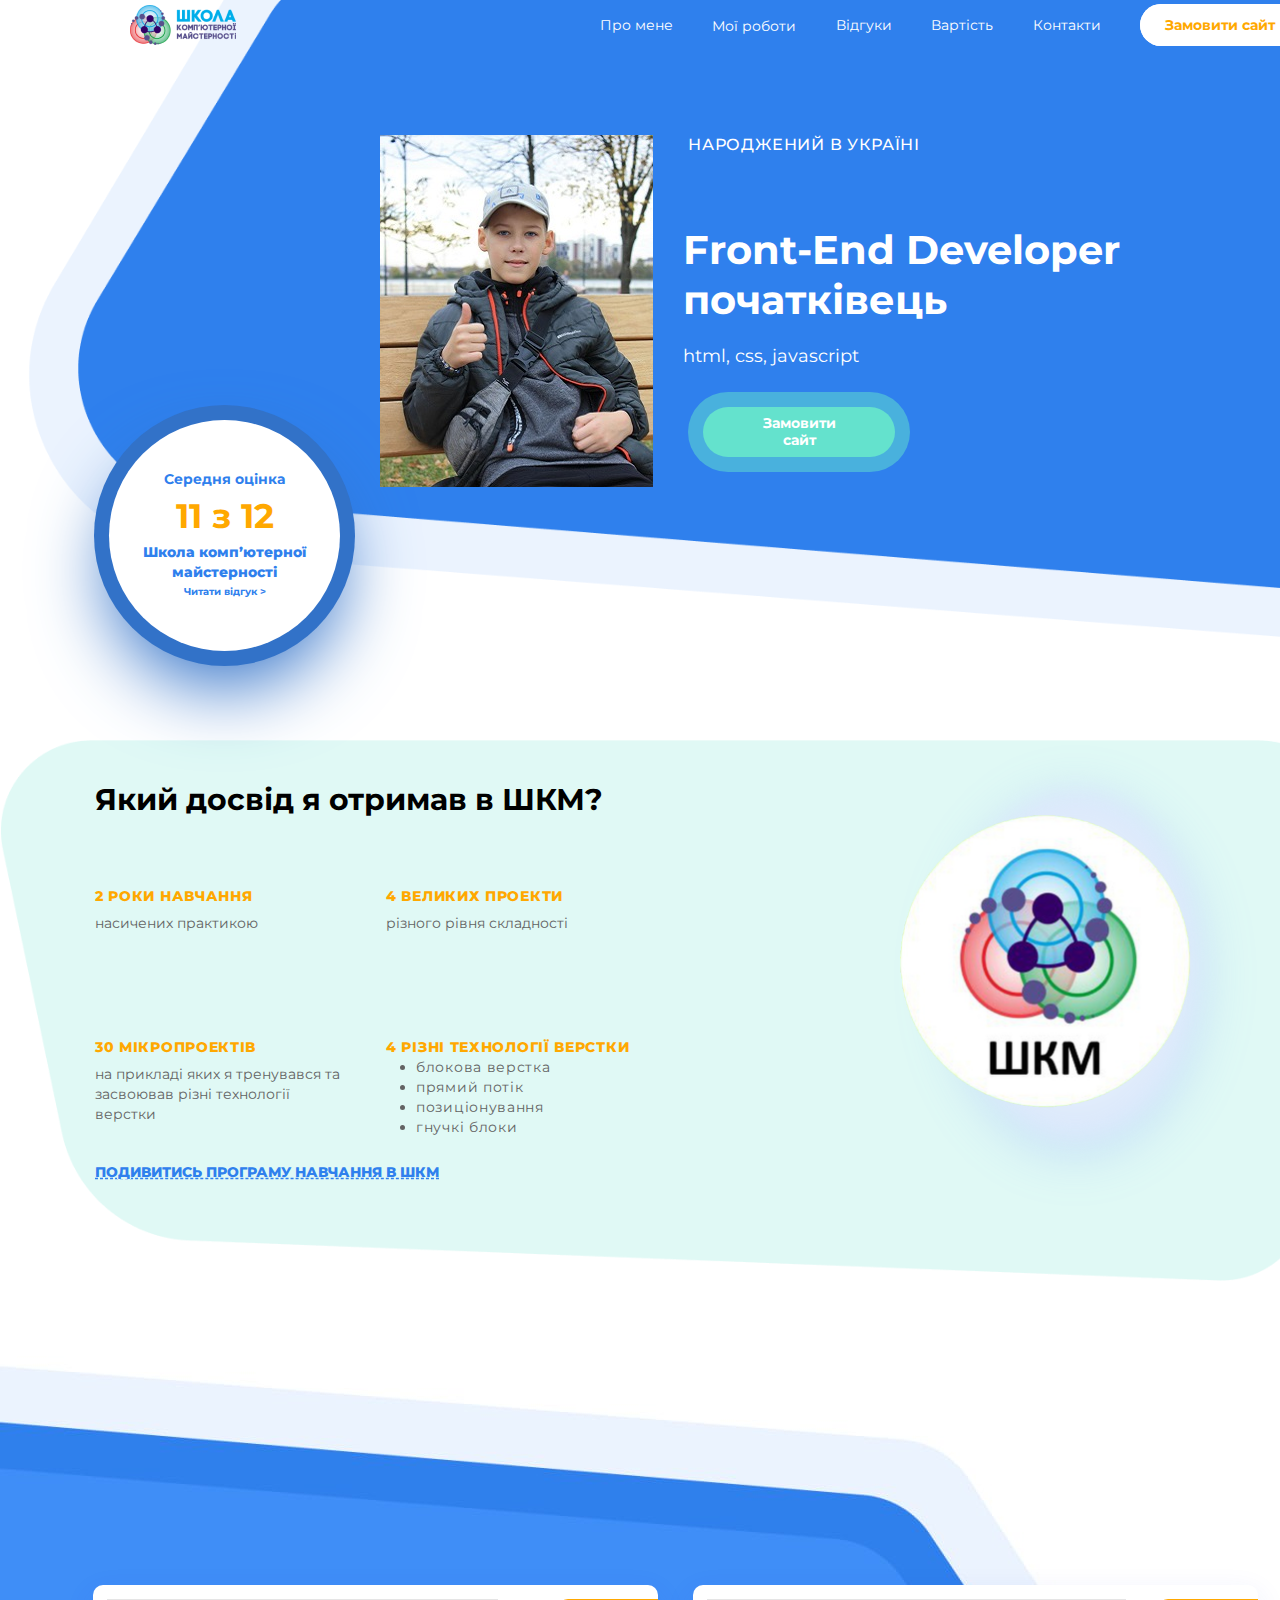
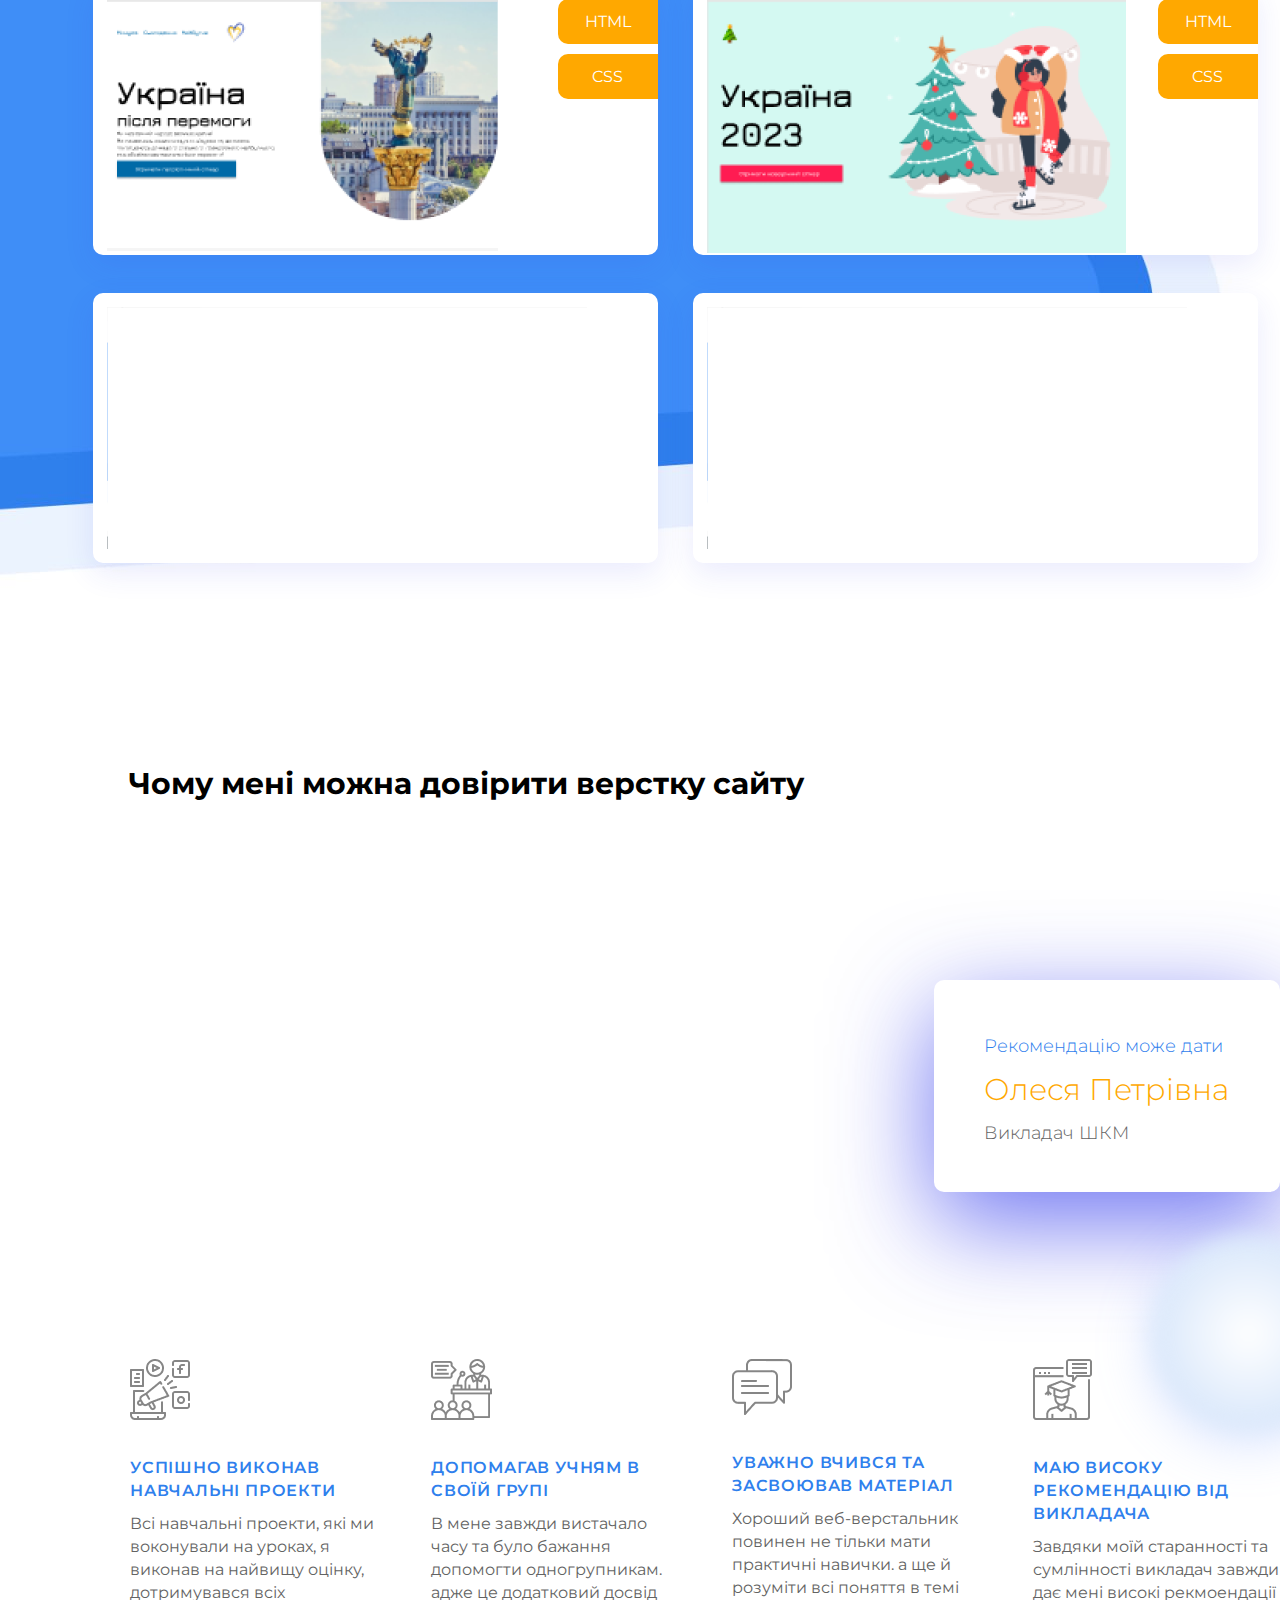
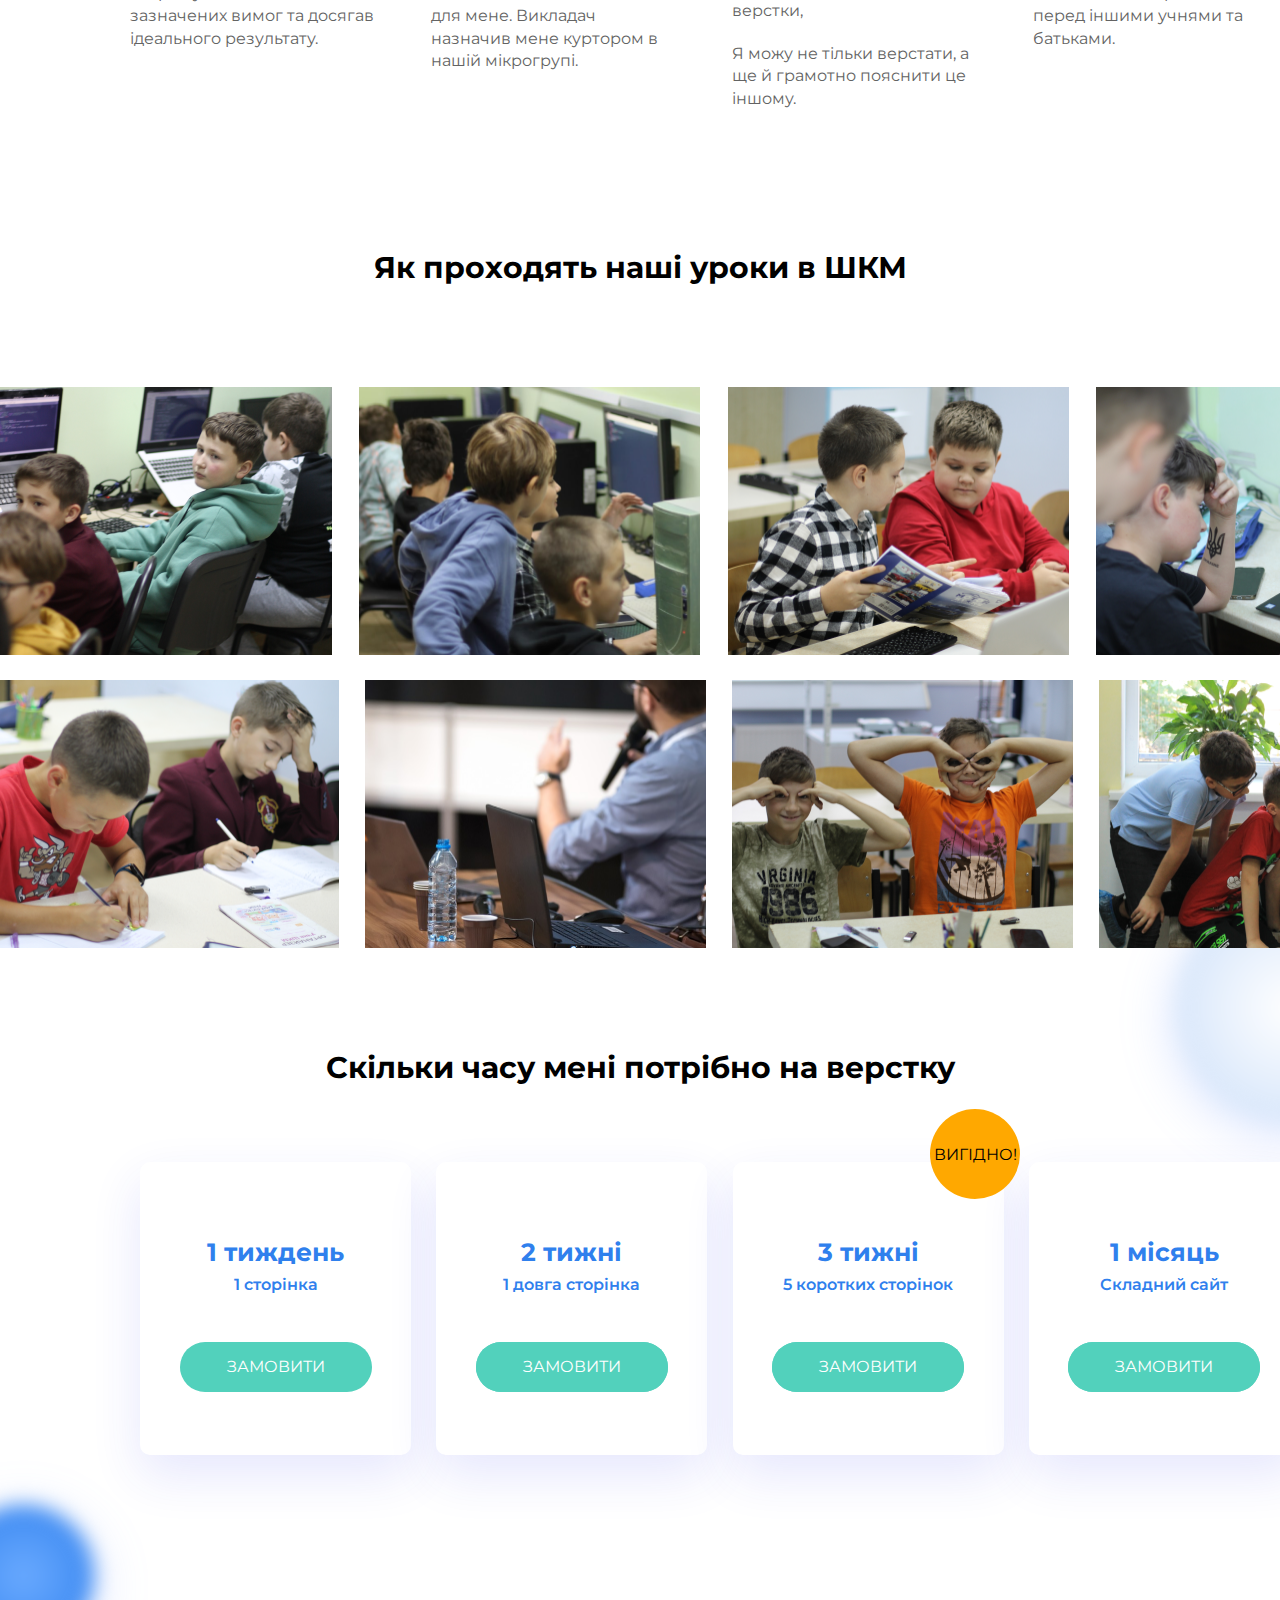
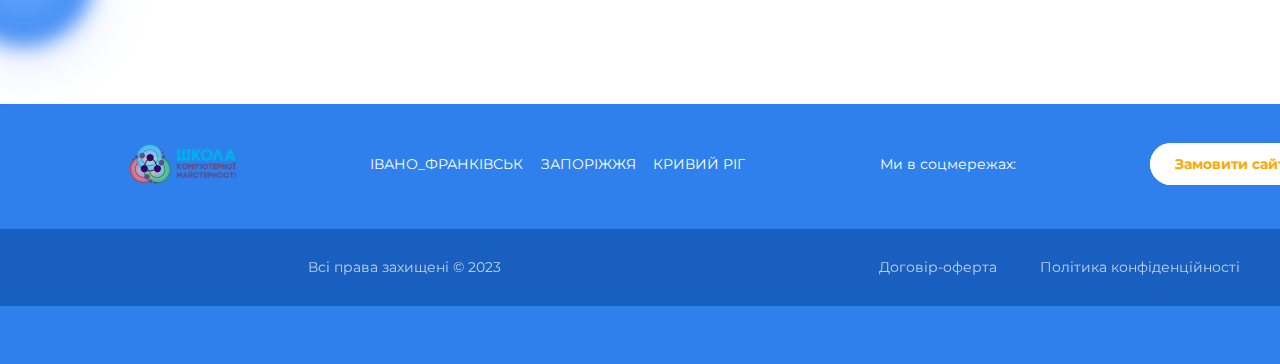
<file: index.html>
<!DOCTYPE html>
<html lang="en">
<head>
	<meta charset="UTF-8">
	<meta name="viewport" content="width=device-width, initial-scale=1.0">
	<title>Portfolio</title>
	<link rel="stylesheet" href="css/style.css">

	<link rel="preconnect" href="https://fonts.googleapis.com">
	<link rel="preconnect" href="https://fonts.gstatic.com" crossorigin>
	<link href="https://fonts.googleapis.com/css2?family=Montserrat&display=swap" rel="stylesheet"> 

	<link rel="apple-touch-icon" sizes="180x180" href="img/ico/apple-touch-icon.png">
	<link rel="icon" type="image/png" sizes="32x32" href="img/ico/favicon-32x32.png">
	<link rel="icon" type="image/png" sizes="16x16" href="img/ico/favicon-16x16.png">
	<link rel="manifest" href="img/ico/site.webmanifest">

</head>
<body>
	<section class="section1">
		<div class="header-wrapper">
			<header class="header">
				<img src="img/logo.png" alt="" class="logo">
				<div class="header-text-wrapper">
					<p class="header-item">Про мене</p>
					<p><a class="header-item" href="#mp">Мої роботи</a></p>
					<p class="header-item">Відгуки</p>
					<p class="header-item">Вартість</p>
					<p class="header-item"><a class="header-item" href="http://шкм.in.ua/#page1"href="">Контакти</a></p>
					<div class="header-button"><a class="header-button" href="http://шкм.in.ua/#page12">Замовити сайт</a></div>
				</div>	
			</header>
		</div>
		
		<div class="block1">
			<img src="img/man.png" alt="" class="man">
			<div class="text-wrapper">
				<p class="text1">Народжений в україні</p>
				<p class="title1"> 
				Front-End Developer<br>початківець</p>
				<p class="text2">html, css, javascript</p>
				<a class="block1-button" href="http://шкм.in.ua/#page12">Замовити<br>сайт</a>
			</div>
			<div class="circle">
				<p class="circle-text1">Середня оцінка</p>
				<p class="circle-text2">11 з 12</p>
				<p class="circle-text3">Школа комп’ютерної майстерності</p>
				<p class="circle-text4">Читати відгук ></p>
			</div>
		</div>
	</section>



	<section class="section2">
		<div class="s2b1im">
			<div class="section2-b1">
				<h3 class="sect2-title">Який досвід я отримав в ШКМ?</h3>
				<div class="text-block tb12">
					<h5 class="tb-title">2 роки навчання</h5>
					<p class="tbt">насичених практикою</p>
				</div>
				<div class="text-block tb12 tb24">
					<h5 class="tb-title">4 великих проекти</h5>
					<p class="tbt">різного рівня складності</p>
				</div>
				<div class="text-block">
					<h5 class="tb-title">30 мікропроектів</h5>
					<p class="tbt">на прикладі  яких я тренувався та засвоював різні технології верстки</p>
				</div>
				<div class="text-block tb24">
					<ul class="tb-list">4 різні технології верстки
						<li class="tbli">блокова верстка</li>
						<li class="tbli">прямий потік</li>
						<li class="tbli">позиціонування</li>
						<li class="tbli">гнучкі блоки</li>
					</ul>
				</div>
				<p><a class="see-program" href="http://шкм.in.ua/#page5">подивитись програму навчання в шкм</a></p>
			</div>
			<div class="logo2"></div>
			<img src="img/logo2.png" class="wkm">
		</div>
	</section>



	<section id="mp" class="section3">
		<div class="mp-cards">
			<div class="mp-card">
				<a href="ukr_proj.html"><img src="img/my-projects1.png" class="mp-card-image"></a>
				<div class="html-css">
					<div class="html">HTML</div>
					<div class="css">CSS</div>
				</div>
			</div>
			<div class="mp-card">
				<a href="new_year.html"><img src="img/my-projects2.png" class="mp-card-image"></a>
				<div class="html-css">
					<div class="html">HTML</div>
					<div class="css">CSS</div>
				</div>
			</div>
			<div class="mp-card mp-none">
				<img src="img/none.png" alt="" title="no content yet :(">
			</div>
			<div class="mp-card mp-none">
				<img src="img/none.png" alt="" title="no content yet :(">
			</div>
		</div>
	</section>
	<section class="section4">
		<h1 class="title-s4">Чому мені можна довірити верстку сайту</h1>
		<div class="s4-b1">
			<!-- <video width="496" height="382" class="video1" controls><source src="img/video1.mp4" type="video/mp4"></video> -->
			<iframe width="560" height="315" class="video1" src="https:/www.youtube.com/embed/P5J1mUn_65Q" title="YouTube videoplayer" frameborder="0" allow="accelerometer; autoplay;clipboard-write; encrypted-media; gyroscope;picture-in-picture; web-share" allowfullscreen></iframe>
			<div class="recom">
				<p class="recomtext1">Рекомендацію може дати</p>
				<p class="recomtext2">Олеся Петрівна</p>
				<p class="recomtext3">Викладач ШКМ</p>
			</div>
		</div>
		<div class="block-with-shadow"></div>

		<div class="s4-cards">
			<div class="s4-card">
				<img src="img/bullhorn.png" alt="" class="s4-card-image">
				<h3 class="s4-card-title">успішно виконав навчальні проекти</h3>
				<p class="s4-card-text">Всі навчальні проекти, які ми воконували на уроках, я виконав на найвищу оцінку, дотримувався всіх зазначених вимог та досягав ідеального результату.</p>
			</div>
			<div class="s4-card">
				<img src="img/Group.png" alt="" class="s4-card-image">
				<h3 class="s4-card-title">допомагав учням в своїй групі</h3>
				<p class="s4-card-text">В мене завжди вистачало часу та було бажання допомогти одногрупникам. адже це додатковий досвід для мене.  Викладач назначив мене куртором в нашій мікрогрупі.</p>
			</div>
			<div class="s4-card">
				<img src="img/chat.png" alt="" class="s4-card-image">
				<h3 class="s4-card-title">уважно вчився та засвоював матеріал</h3>
				<p class="s4-card-text">Хороший веб-верстальник повинен не тільки мати практичні навички. а ще й розуміти всі поняття в темі верстки,</p>
				<p class="s4-card-text">Я можу не тільки верстати, а ще й грамотно пояснити це іншому.</p>
			</div>
			<div class="s4-card">
				<img src="img/online class.png" alt="" class="s4-card-image">
				<h3 class="s4-card-title">маю високу рекомендацію від викладача</h3>
				<p class="s4-card-text">Завдяки моїй старанності та сумлінності викладач завжди дає мені високі рекмоендації перед іншими учнями та батьками.</p>
			</div>
		</div>
	</section>

	<section class="section5">
		<h1 class="s5-title">Як проходять наші уроки в ШКМ</h1>
		<div class="educ-cards">
			<img src="img/education1.png" class="education">
			<img src="img/education2.png" class="education">
			<img src="img/education3.png" class="education">
			<img src="img/education4.png" class="education">
			<img src="img/education5.png" class="education">
			<img src="img/education6.png" class="education">
			<img src="img/education7.png" class="education">
			<img src="img/education8.png" class="education">
		</div>
		<div class="block-with-shadow2"></div>
	</section>

	<section class="section6">
		<div class="profitably">вигідно!</div>
		<h1 class="s6-title">Скільки часу мені потрібно на верстку</h1>
		<div class="cards-time">
			<div class="card-time">
				<h5 class="time">1 тиждень</h5>
				<p class="desc">1 сторінка</p>
				<div><a class="ct-button" href="http://шкм.in.ua/#page12">замовити</a></div>
			</div>
			<div class="card-time">
				<h5 class="time">2 тижні</h5>
				<p class="desc">1 довга сторінка</p>
				<div class="ct-button"><a class="ct-button" href="http://шкм.in.ua/#page12">замовити</a></div>
			</div>
			<div class="card-time">
				<h5 class="time">3 тижні</h5>
				<p class="desc">5 коротких сторінок</p>
				<div class="ct-button"><a class="ct-button" href="http://шкм.in.ua/#page12">замовити</a></div>
				
			</div>
			<div class="card-time">
				<h5 class="time">1 місяць</h5>
				<p class="desc">Складний сайт</p>
				<div class="ct-button"><a class="ct-button" href="http://шкм.in.ua/#page12">замовити</a></div>
			</div>
		</div>
		<div class="ellipse"></div>
	</section>


	<footer class="footer">
		<div class="footer-wrapper1">
			<img src="img/logo.png" alt="" class="logo">
			<div class="cities">
				<h3 class="f"><a class="f" href="https://www.instagram.com/if_kompschool/">ІВАНО_ФРАНКІВСЬК</a></h3>
				<h3 class="f"><a class="f" href="https://www.instagram.com/kompschool_zp/">ЗАПОРІЖЖЯ</a></h3>
				<h3 class="f"><a class="f" href="https://www.instagram.com/kompschool/">КРИВИЙ РІГ</a></h3>
			</div>
			<h3 class="soc-networks">Ми в соцмережах:</h3>
			<div class="order-cite"><a class="order-cite" href="http://шкм.in.ua/#page12">Замовити сайт</a></div>
		</div>
		<div class="footer-wrapper2">
			<h4 class="copyright">Всі права захищені © 2023</h4>
			<div class="fw2-wrapper">
				<h4 class="offer-contract">Договір-оферта</h4>
				<h4 class="privaty-policy">Політика конфіденційності</h4>
			</div>
		</div>
	</footer>
</body>
</html>
</file>
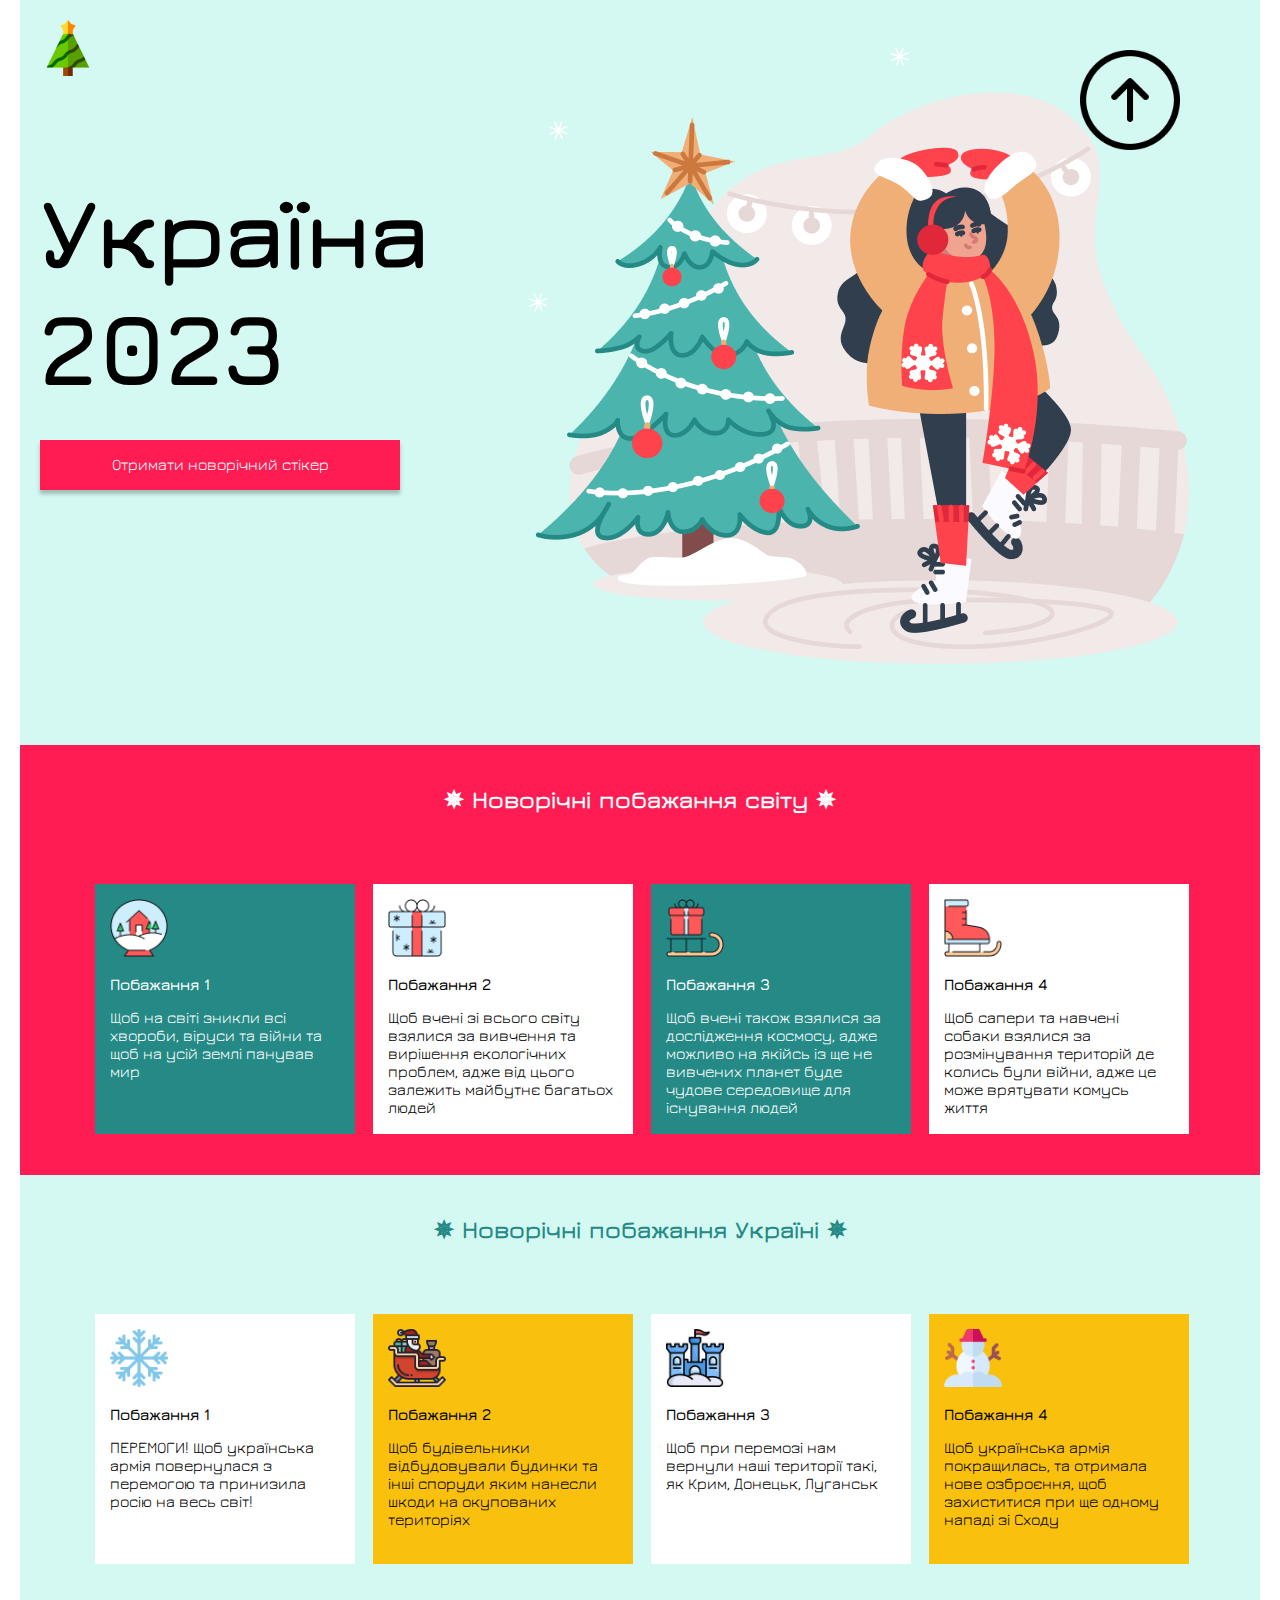
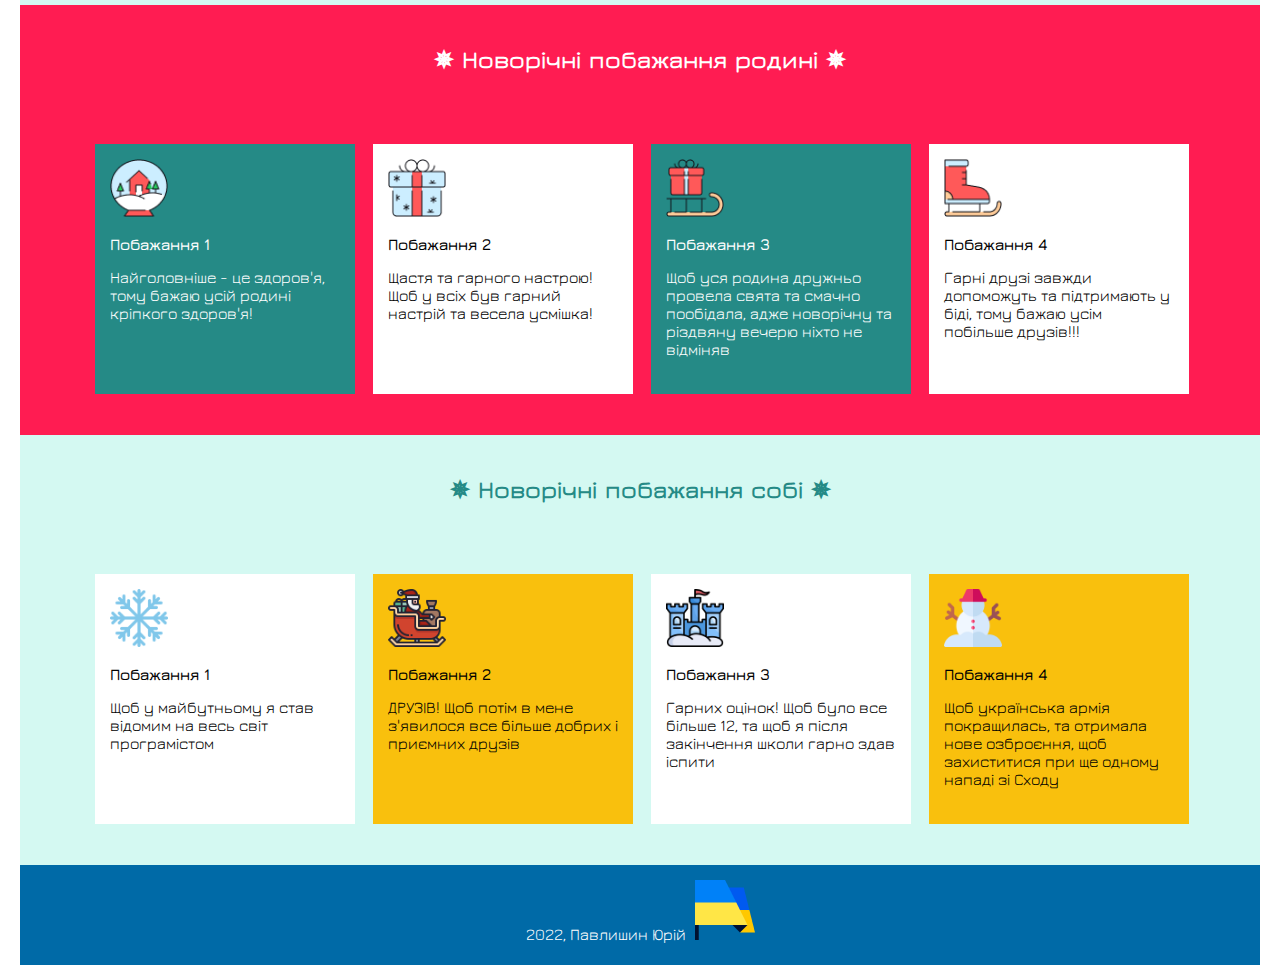
<file: new_year.html>
<!DOCTYPE html>
<html lang="en">
<head>
	<meta charset="UTF-8">
	<meta name="viewport" content="width=device-width, initial-scale=1.0">
	<title>New Year page</title>
	<link rel="stylesheet" href="css/new_year.css">

	<link rel="preconnect" href="https://fonts.googleapis.com">
	<link rel="preconnect" href="https://fonts.gstatic.com" crossorigin>
	<link href="https://fonts.googleapis.com/css2?family=Jura&display=swap" rel="stylesheet"> 

	<link rel="apple-touch-icon" sizes="180x180" href="img/my_projects12/New Year/ico/apple-touch-icon.png">
	<link rel="icon" type="image/png" sizes="32x32" href="img/my_projects12/New Year/ico/favicon-32x32.png">
	<link rel="icon" type="image/png" sizes="16x16" href="img/my_projects12/New Year/ico/favicon-16x16.png">
	<link rel="manifest" href="img/my_projects12/New Year/ico/site.webmanifest">

</head>
<body>
	<div id="pochatok" class="newyearcontainer1">
		<div class="newyearsect1">
			<a href="ukr_proj.html"><img src="img/my_projects12/New Year/christmas_tree.png" alt="" class="christmas_tree"></a>
			<h1 class="newyeartitle1">Україна<br>2023</h1>
			<div class="newyearbutton1">Отримати новорічний стікер</div>
		</div>
		<img src="img/my_projects12/New Year/ice_skating.png" alt="" class="ice_skating">
	</div>

	<!-- Новорічні побажання світу -->

	<div class="newyearcontainer2">
		<h3 class="newyeartitle2">✵ Новорічні побажання світу ✵</h3>
		<div class="newyearsection">
			<img src="img/my_projects12/New Year/new_year_ball.png" alt="" class="newyearimage1">
			<p class="sectiontitle">Побажання 1</p>
			<p class="sectiontext">Щоб на світі зникли всі хвороби, віруси та війни та щоб на усій землі панував мир</p>
		</div>
		<div class="newyearsection">
			<img src="img/my_projects12/New Year/gift.png" alt="" class="newyearimage1">
			<p class="sectiontitle textsectodd">Побажання 2</p>
			<p class="sectiontext textsectodd">Щоб вчені зі всього світу взялися за вивчення та вирішення екологічних проблем, адже від цього залежить майбутнє багатьох людей</p>
		</div>
		<div class="newyearsection">
			<img src="img/my_projects12/New Year/sleigh_with_a_gift.png" alt="" class="newyearimage1">
			<p class="sectiontitle">Побажання 3</p>
			<p class="sectiontext">Щоб вчені також взялися за дослідження космосу, адже можливо на якійсь із ще не вивчених планет буде чудове середовище для існування людей</p>
		</div>
		<div class="newyearsection">
			<img src="img/my_projects12/New Year/ice_skate.png" alt="" class="newyearimage1">
			<p class="sectiontitle textsectodd">Побажання 4</p>
			<p class="sectiontext textsectodd">Щоб сапери та навчені собаки взялися за розмінування територій де колись були війни, адже це може врятувати комусь життя</p>
		</div>
	</div>

	<!-- Новорічні побажання Україні -->

	<div class="newyearcontainer3">
		<h3 class="newyeartitle3">✵ Новорічні побажання Україні ✵</h3>
		<div class="newyearsection2">
			<img src="img/my_projects12/New Year/snowflake.png" alt="" class="newyearimage1">
			<p class="sectiontitle2">Побажання 1</p>
			<p class="sectiontext2">ПЕРЕМОГИ! Щоб українська армія повернулася з перемогою та принизила росію на весь світ!</p>
		</div>
		<div class="newyearsection2">
			<img src="img/my_projects12/New Year/sleigh.png" alt="" class="newyearimage1">
			<p class="sectiontitle2">Побажання 2</p>
			<p class="sectiontext2">Щоб будівельники відбудовували будинки та інші споруди яким нанесли шкоди на окупованих територіях</p>
		</div>
		<div class="newyearsection2">
			<img src="img/my_projects12/New Year/snow_castle.png" alt="" class="newyearimage1">
			<p class="sectiontitle2">Побажання 3</p>
			<p class="sectiontext2">Щоб при перемозі нам вернули наші території такі, як Крим, Донецьк, Луганськ</p>
		</div>
		<div class="newyearsection2">
			<img src="img/my_projects12/New Year/snowman.png" alt="" class="newyearimage1">
			<p class="sectiontitle2">Побажання 4</p>
			<p class="sectiontext2">Щоб українська армія покращилась, та отримала нове озброєння, щоб захиститися при ще одному нападі зі Сходу</p>
		</div>
	</div>

	<!-- Новорічні побажання родині -->

	<div class="newyearcontainer2">
		<h3 class="newyeartitle2">✵ Новорічні побажання родині ✵</h3>
		<div class="newyearsection">
			<img src="img/my_projects12/New Year/new_year_ball.png" alt="" class="newyearimage1">
			<p class="sectiontitle">Побажання 1</p>
			<p class="sectiontext">Найголовніше - це здоров'я, тому бажаю усій родині кріпкого здоров'я!</p>
		</div>
		<div class="newyearsection">
			<img src="img/my_projects12/New Year/gift.png" alt="" class="newyearimage1">
			<p class="sectiontitle textsectodd">Побажання 2</p>
			<p class="sectiontext textsectodd">Щастя та гарного настрою! Щоб у всіх був гарний настрій та весела усмішка!</p>
		</div>
		<div class="newyearsection">
			<img src="img/my_projects12/New Year/sleigh_with_a_gift.png" alt="" class="newyearimage1">
			<p class="sectiontitle">Побажання 3</p>
			<p class="sectiontext">Щоб уся родина дружньо провела свята та смачно пообідала, адже новорічну та різдвяну вечерю ніхто не відміняв</p>
		</div>
		<div class="newyearsection">
			<img src="img/my_projects12/New Year/ice_skate.png" alt="" class="newyearimage1">
			<p class="sectiontitle textsectodd">Побажання 4</p>
			<p class="sectiontext textsectodd">Гарні друзі завжди допоможуть та підтримають у біді, тому бажаю усім побільше друзів!!!</p>
		</div>
	</div>

	<!-- Новорічні побажання собі -->

	<div class="newyearcontainer3">
		<h3 class="newyeartitle3">✵ Новорічні побажання собі ✵</h3>
		<div class="newyearsection2">
			<img src="img/my_projects12/New Year/snowflake.png" alt="" class="newyearimage1">
			<p class="sectiontitle2">Побажання 1</p>
			<p class="sectiontext2">Щоб у майбутньому я став відомим на весь світ програмістом</p>
		</div>
		<div class="newyearsection2">
			<img src="img/my_projects12/New Year/sleigh.png" alt="" class="newyearimage1">
			<p class="sectiontitle2">Побажання 2</p>
			<p class="sectiontext2">ДРУЗІВ! Щоб потім в мене з'явилося все більше добрих і приємних друзів</p>
		</div>
		<div class="newyearsection2">
			<img src="img/my_projects12/New Year/snow_castle.png" alt="" class="newyearimage1">
			<p class="sectiontitle2">Побажання 3</p>
			<p class="sectiontext2">Гарних оцінок! Щоб було все більше 12, та щоб я після закінчення школи гарно здав іспити</p>
		</div>
		<div class="newyearsection2">
			<img src="img/my_projects12/New Year/snowman.png" alt="" class="newyearimage1">
			<p class="sectiontitle2">Побажання 4</p>
			<p class="sectiontext2">Щоб українська армія покращилась, та отримала нове озброєння, щоб захиститися при ще одному нападі зі Сходу</p>
		</div>
	</div>

	<!-- "Підвал" сайту -->
	
	<footer class="footer">
		<div class="footerwrapper">
			<p class="footertext">2022, Павлишин Юрій</p>
		<img src="img/my_projects12/flag.png" alt="" class="footerimage">
		</div>
	</footer>

	<!-- Стрілка вгору -->

	<a href="#pochatok"><img src="img/my_projects12/arrow_top.png" alt="" class="arrow_top"></a>
</body>
</body>
</html>
</file>
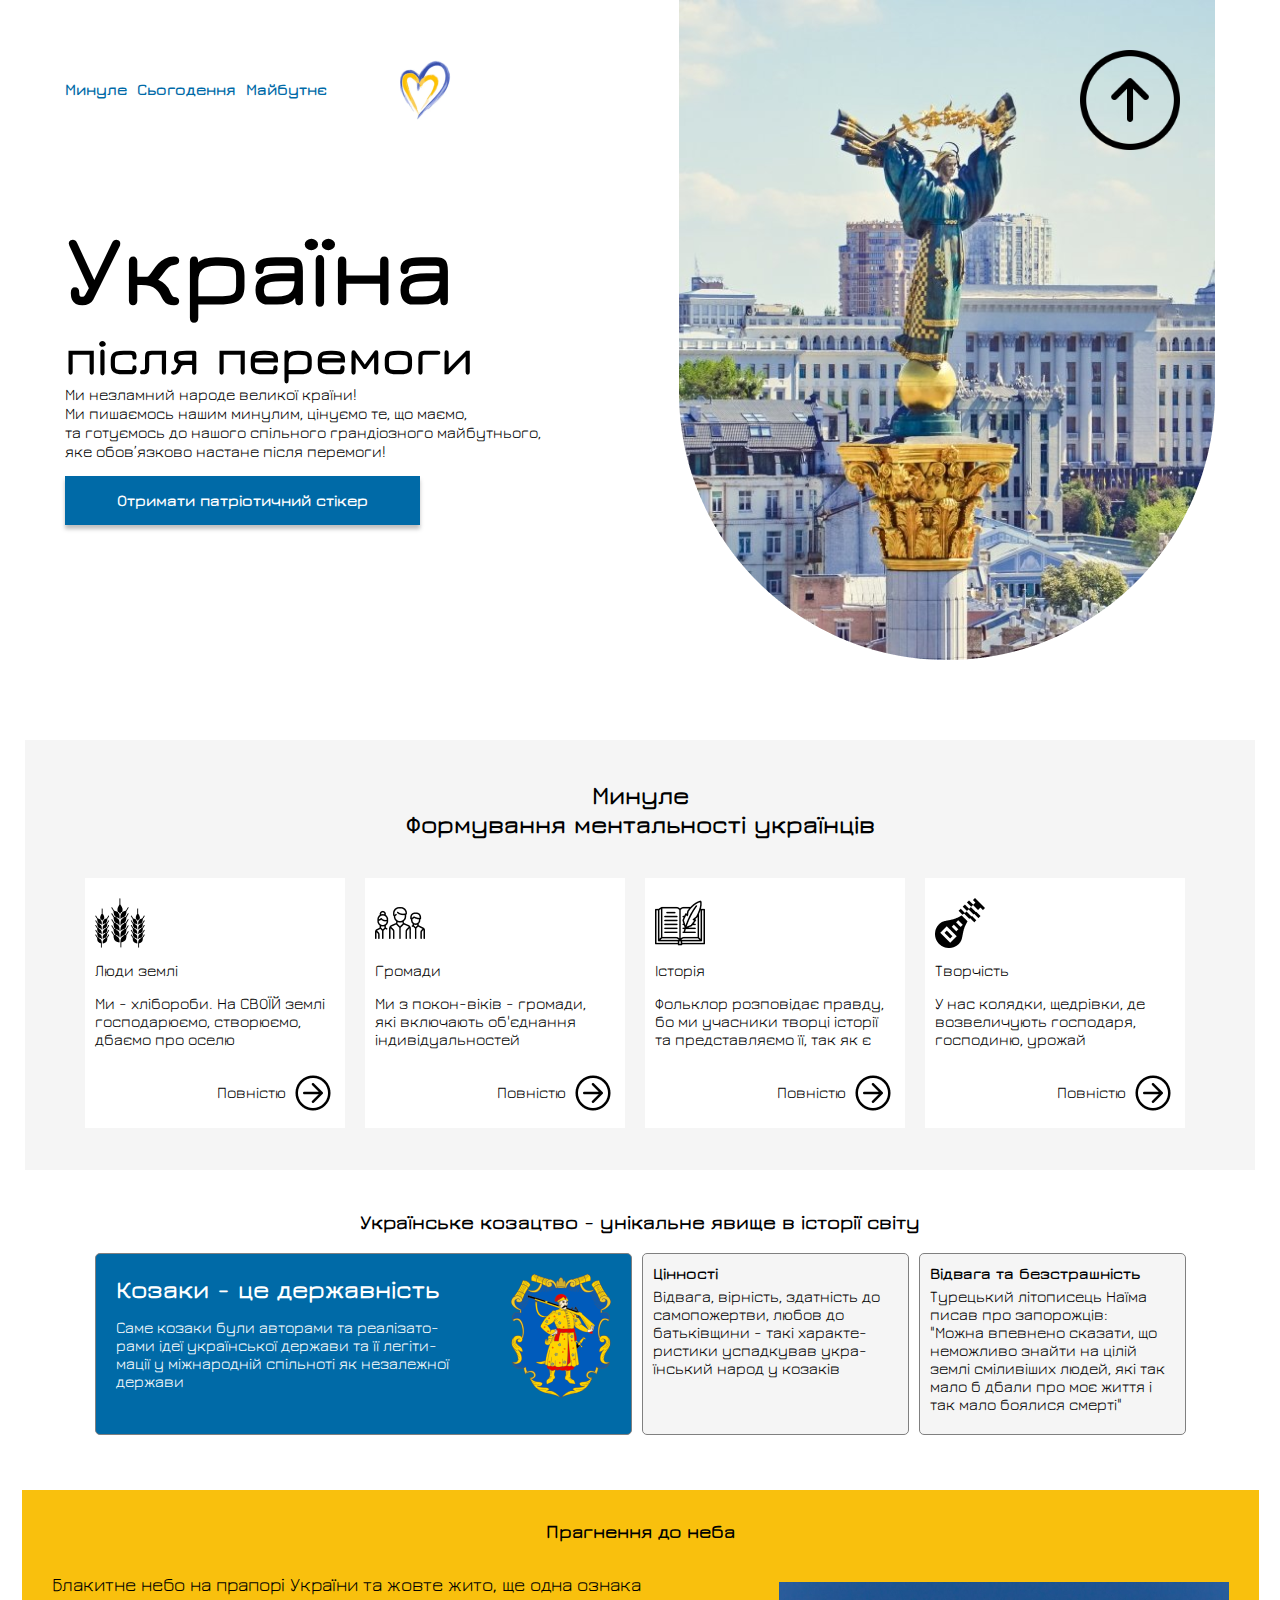
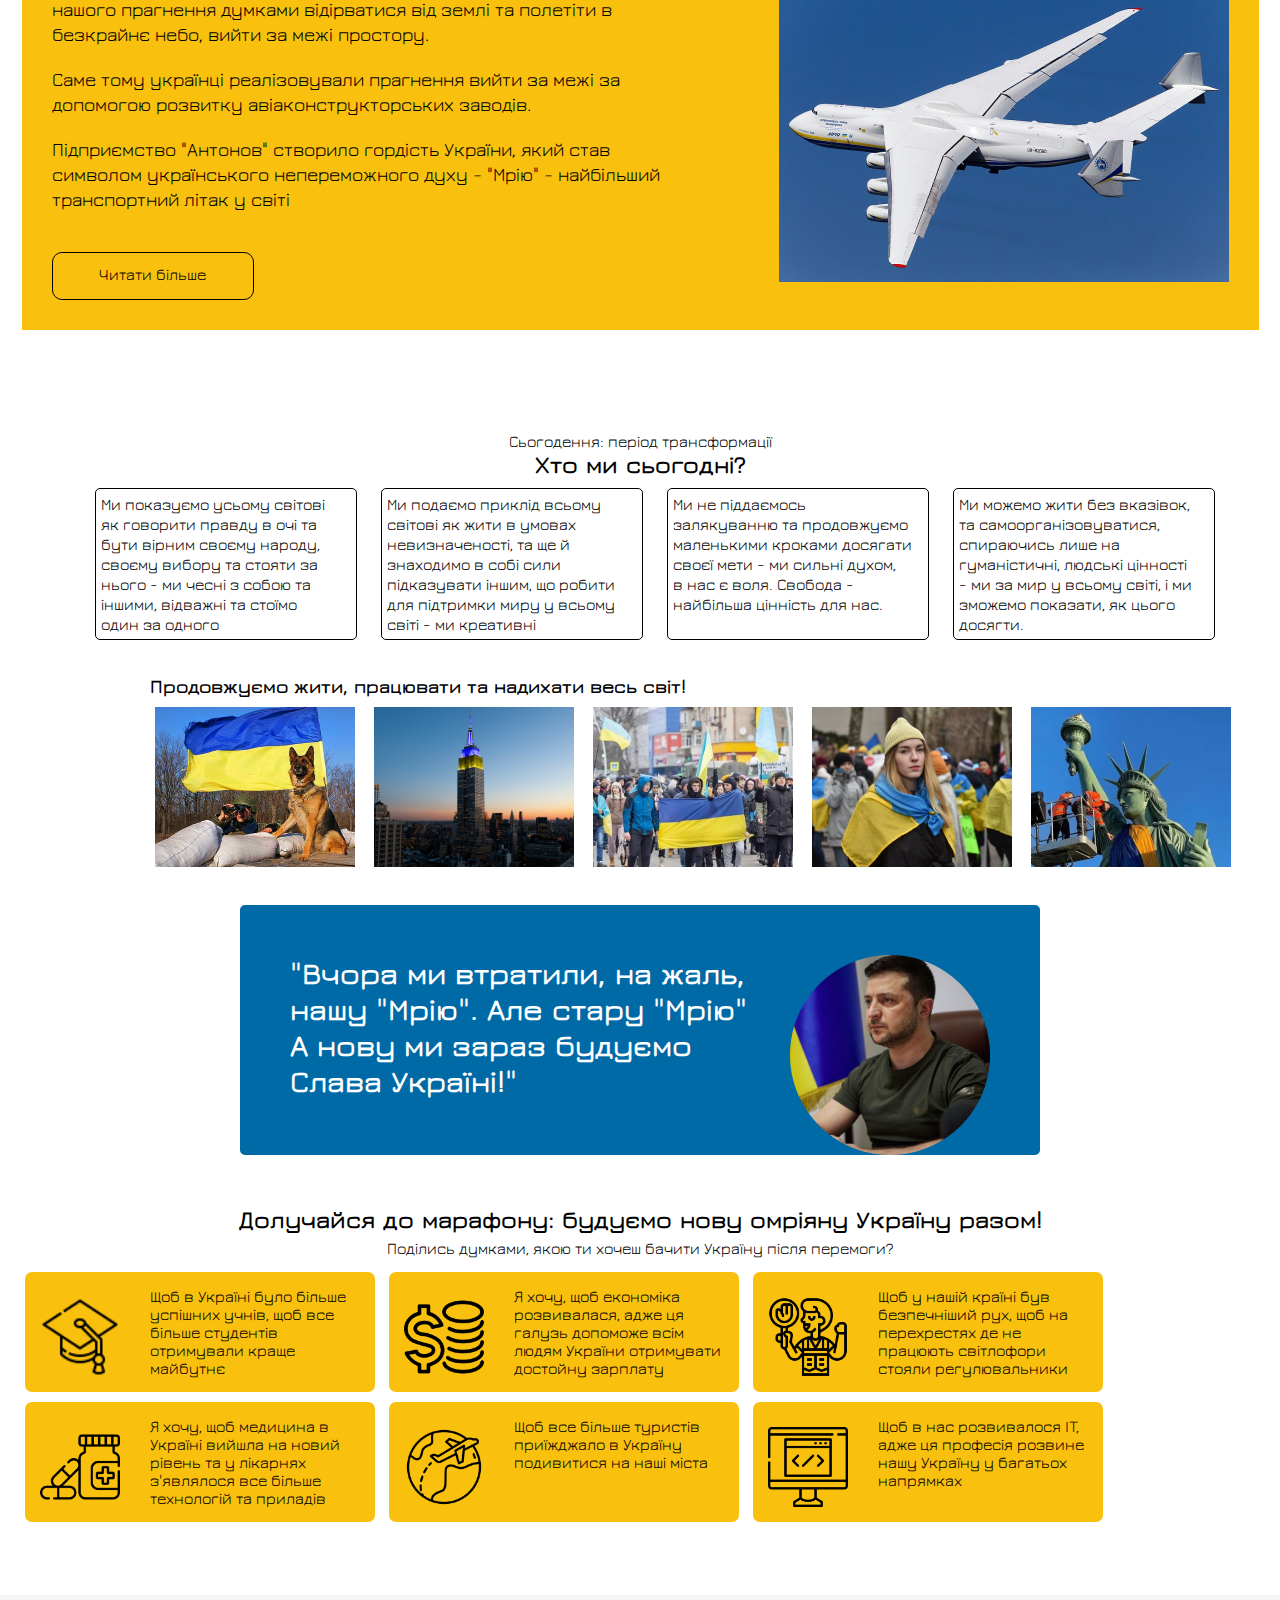
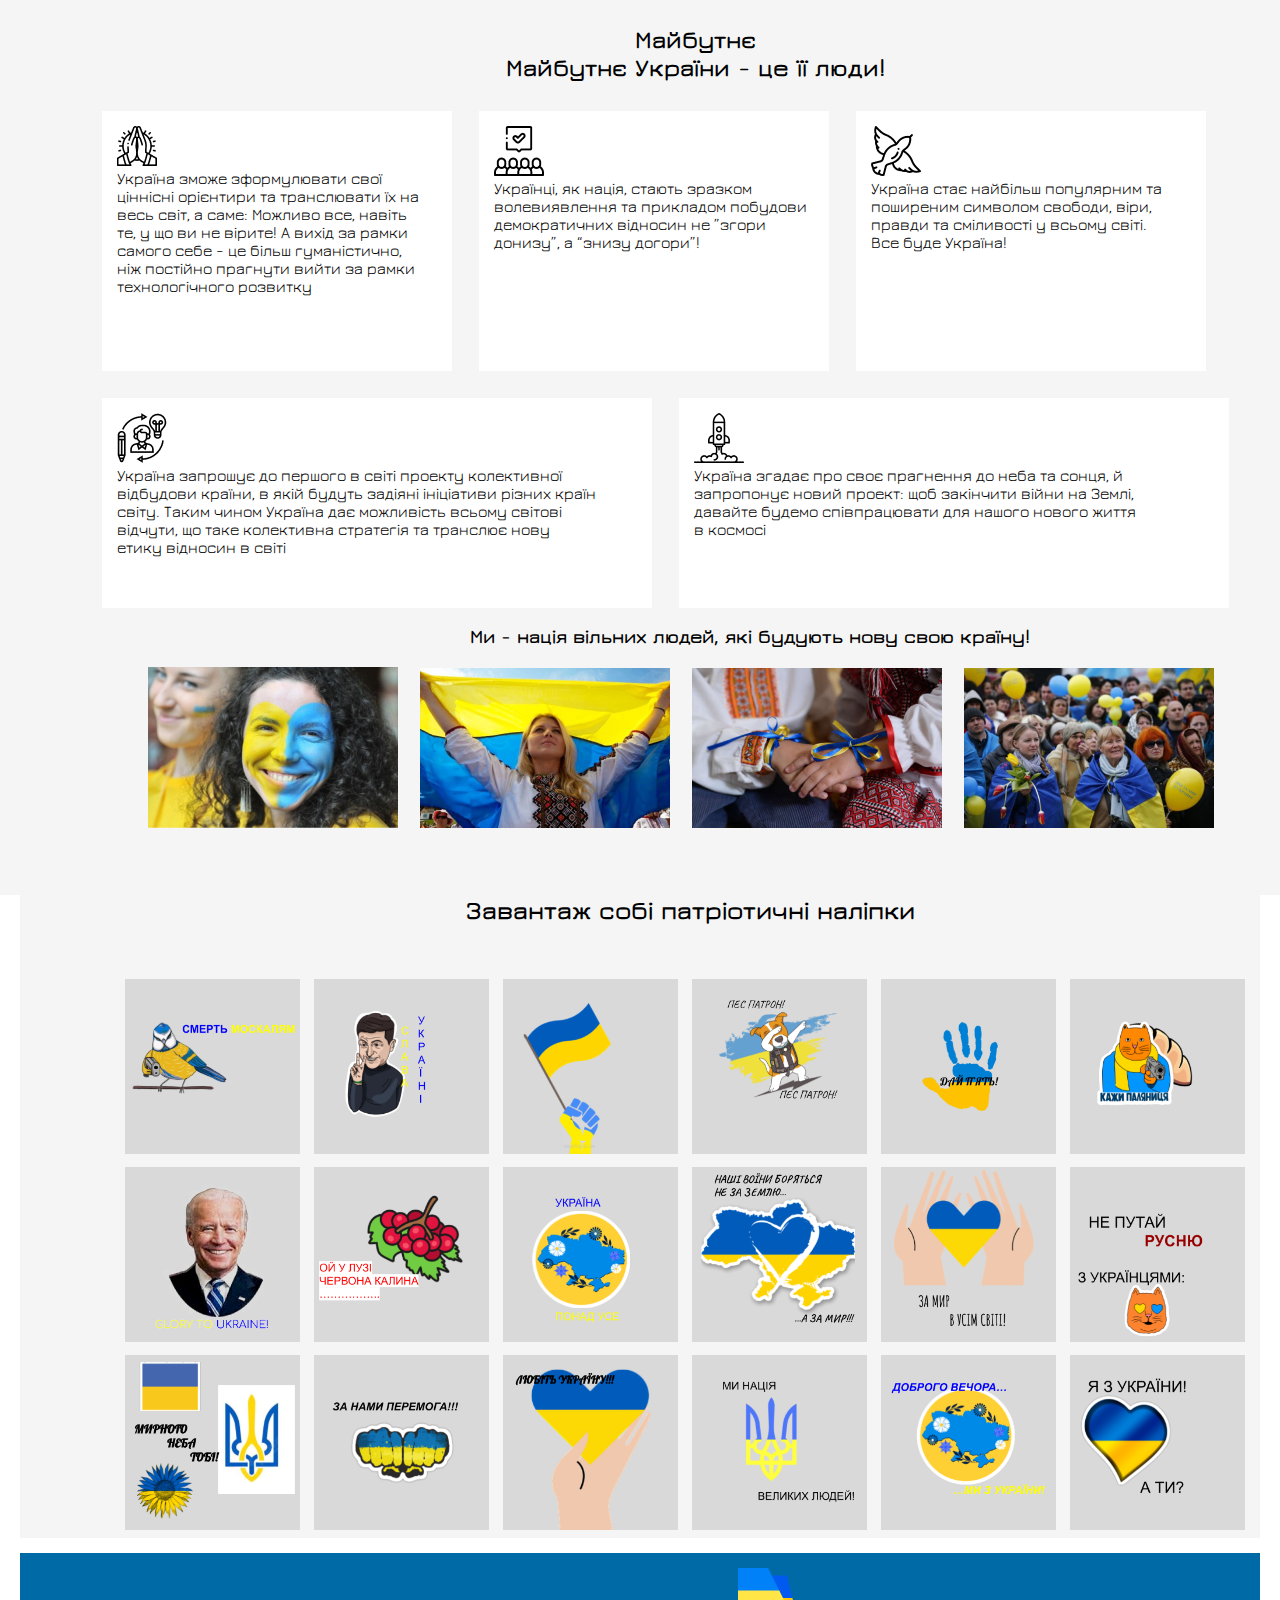
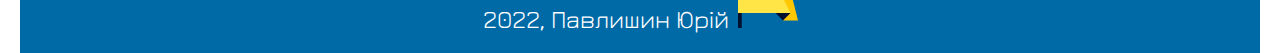
<file: ukr_proj.html>
<!DOCTYPE html>
<html lang="en">
<head>
	<meta charset="UTF-8">
	<meta name="viewport" content="width=device-width, initial-scale=1.0">
	<title>Ukraine</title>
	<link rel="stylesheet" href="css/ukr_proj.css">

	<link rel="preconnect" href="https://fonts.googleapis.com">
	<link rel="preconnect" href="https://fonts.gstatic.com" crossorigin>
	<link href="https://fonts.googleapis.com/css2?family=Jura&display=swap" rel="stylesheet">

	<link rel="apple-touch-icon" sizes="180x180" href="img/my_projects12/ico/apple-touch-icon.png">
	<link rel="icon" type="image/png" sizes="32x32" href="img/my_projects12/ico/favicon-32x32.png">
	<link rel="icon" type="image/png" sizes="16x16" href="img/my_projects12/ico/favicon-16x16.png">
	<link rel="manifest" href="img/my_projects12/ico/site.webmanifest">

</head>
<body>

	<!-- Перший блок "Україна після перемоги" -->

	<div id="pochatok" class="container1">
		<section class="textsect">
			<div class="block1">
				<a href="#past" class="a">Минуле</a>
				<a href="#today" class="a">Сьогодення</a>
				<a href="#future" class="a">Майбутнє</a>
				<a href="new_year.html"><img src="img/my_projects12/logo.png" alt="" class="heart"></a>
			</div>
			<div class="block2">
				<h1 class="ukr">Україна</h1>
				<h1 class="aftw">після перемоги</h1>
				<p class="text1">
					Ми незламний народе великої країни!<br>
					Ми пишаємось нашим минулим, цінуємо те, що маємо,<br>
					та готуємось до нашого спільного  грандіозного майбутнього,<br>
					яке обов’язково настане після перемоги!
				</p>
				<a class="button" href="#patriotnal">Отримати патріотичний стікер</a>
			</div>
		</section>
		<img src="img/my_projects12/mainphoto.png" alt="" class="statuya">
	</div>

	<!-- Другий блок "Минуле. Формування ментальності українців" -->

	<div id="past" class="container2">
		<h3 class="title">Минуле<br>Формування ментальності українців</h3>
		<section class="card">
			<img src="img/my_projects12/groud.png" alt="" class="cardimage1">
			<p class="cardtitle">Люди землі</p>
			<p class="cardtext1">Ми - хлібороби. На СВОЇЙ землі<br>господарюємо, створюємо,<br>дбаємо про оселю</p>
			<div class="cardcontainer">
				<p class="cardtext2">Повністю</p>
				<img src="img/my_projects12/arrow_right.png" alt="" class="cardimage2">
			</div>
		</section>
		<section class="card">
			<img src="img/my_projects12/people.png" alt="" class="cardimage1">
			<p class="cardtitle">Громади</p>
			<p class="cardtext1">Ми з покон-віків - громади,<br>які включають об'єднання<br>індивідуальностей</p>
			<div class="cardcontainer">
				<p class="cardtext2">Повністю</p>
				<img src="img/my_projects12/arrow_right.png" alt="" class="cardimage2">
			</div>
		</section>
		<section class="card">
			<img src="img/my_projects12/history.png" alt="" class="cardimage1">
			<p class="cardtitle">Історія</p>
			<p class="cardtext1">Фольклор розповідає правду,<br>бо ми учасники творці історії<br>та представляємо її, так як є</p>
			<div class="cardcontainer">
				<p class="cardtext2">Повністю</p>
				<img src="img/my_projects12/arrow_right.png" alt="" class="cardimage2">
			</div>
		</section>
		<section class="card">
			<img src="img/my_projects12/music.png" alt="" class="cardimage1">
			<p class="cardtitle">Творчість</p>
			<p class="cardtext1">У нас колядки, щедрівки, де<br>возвеличують господаря,<br>господиню, урожай</p>
			<div class="cardcontainer">
				<p class="cardtext2">Повністю</p>
				<img src="img/my_projects12/arrow_right.png" alt="" class="cardimage2">
			</div>
		</section>
	</div>

	<!-- Третій блок "Українське козацтво" -->

	<div class="container3">
		<h3 class="kozakititle">Українське козацтво - унікальне явище в історії світу</h3>
		<section class="kozakicardbig kozakicard">
			<div class="textcontainer">
				<h3 class="kctitle kcbtitle">Козаки - це державність</h3>
				<p class="kctext kcbtext">
					Саме козаки були авторами та реалізато-<br>
					рами ідеї української держави та її легіти-<br>
					мації у міжнародній спільноті як незалежної<br>
					держави
				</p>
			</div>
			<img src="img/my_projects12/kozak.png" alt="" class="kozakiimage">
		</section>
		<section class="kozakicard">
			<h3 class="kctitle">Цінності</h3>
			<p class="kctext">
				Відвага, вірність, здатність до<br>
				самопожертви, любов до<br>
				батьківщини - такі характе-<br>
				ристики успадкував укра-<br>
				їнський народ у козаків
			</p>
		</section>
		<section class="kozakicard">
			<h3 class="kctitle">Відвага та безстрашність</h3>
			<p class="kctext">
				Турецький літописець Наїма<br>
				писав про запорожців:<br>
				"Можна впевнено сказати, що<br>
				неможливо знайти на цілій<br>
				землі сміливіших людей, які так<br>
				мало б дбали про моє життя і<br>
				так мало боялися смерті"
			</p>
		</section>
	</div>

	<!-- Четвертий блок "Літак Мрія" -->

	<div class="container4">
		<h3 class="mriyatitle">Прагнення до неба</h3>
		<div class="mriyatextcontainer">
			<p class="mriyatext">
				Блакитне небо на прапорі України та жовте жито, ще одна ознака<br>
				нашого прагнення думками відірватися від землі та полетіти в<br>
				безкрайнє небо, вийти за межі простору.
			</p>
			<p class="mriyatext">
				Саме тому українці реалізовували прагнення вийти за межі за<br>
				допомогою розвитку авіаконструкторських заводів.
			</p>
			<p class="mriyatext">
				Підприємство "Антонов" створило гордість України, який став<br>
				символом українського непереможного духу - "Мрію" - найбільший<br>
				транспортний літак у світі
			</p>
			<div class="mriyabutton">Читати більше</div>
		</div>
		<img src="img/my_projects12/mriya.png" alt="" class="mriyaimage">
	</div>

	<!-- Блок "Сьогодення: період трансформації" -->

	<div id="today" class="container5">
		<p class="todaytitle1">Сьогодення: період трансформації</p>
		<h3 class="todaytitle2">Хто ми сьогодні?</h3>
		<div class="todaysectionscontainer">
			<section class="todaysect">
				<p class="todaysecttext">
					Ми показуємо усьому світові<br>
					як говорити правду в очі та<br>
					бути вірним своєму народу,<br>
					своєму вибору та стояти за<br>
					нього - ми чесні з собою та<br>
					іншими, відважні та стоїмо<br>
					один за одного
				</p>
			</section>
			<section class="todaysect">
				<p class="todaysecttext">
					Ми подаємо приклід всьому<br>
					світові як жити в умовах<br>
					невизначеності, та ще й<br>
					знаходимо в собі сили<br>
					підказувати іншим, що робити<br>
					для підтримки миру у всьому<br>
					світі - ми креативні
				</p>
			</section>
			<section class="todaysect">
				<p class="todaysecttext">
					Ми не піддаємось<br>
					залякуванню та продовжуємо<br>
					маленькими кроками досягати<br>
					своєї мети - ми сильні духом,<br>
					в нас є воля. Свобода - <br>
					найбільша цінність для нас.
				</p>
			</section>
			<section class="todaysect">
				<p class="todaysecttext">
					Ми можемо жити без вказівок,<br>
					та самоорганізовуватися,<br>
					спираючись лише на<br>
					гуманістичні, людські цінності<br>
					- ми за мир у всьому світі, і ми<br>
					зможемо показати, як цього<br>
					досягти.
				</p>
			</section>
		</div>
	</div>

	<!-- Блок "Продовжуємо жити" -->

	<div class="container6">
		<h4 class="continuelivetitle">Продовжуємо жити, працювати та надихати весь світ!</h4>
		<img src="img/my_projects12/gallery1.png" alt="" class="continueliveimage">
		<img src="img/my_projects12/gallery2.png" alt="" class="continueliveimage">
		<img src="img/my_projects12/gallery3.png" alt="" class="continueliveimage">
		<img src="img/my_projects12/gallery4.png" alt="" class="continueliveimage">
		<img src="img/my_projects12/gallery5.png" alt="" class="continueliveimage">
	</div>

	<!-- Блок з Зеленським -->

	<div class="zelenskiyblueblock">
		<div class="zelenskiytextcontainer">
			<h2 class="zelenskiytext">
				"Вчора ми втратили, на жаль,<br>
				нашу "Мрію". Але стару "Мрію"<br>
				А нову ми зараз будуємо<br>
				Слава Україні!"
			</h2>
		</div>
		<img src="img/my_projects12/Zelenskiy.png" alt="" class="zelenskiyimage">
	</div>

	<!-- Жовті блоки з побажаннями -->

	<div class="container7">
		<h1 class="ybctitle">Долучайся до марафону: будуємо нову омріяну Україну разом!</h1>
		<p class="ybctext">Поділись думками, якою ти хочеш бачити Україну після перемоги?</p>
		<ul class="yblist">
			<li class="yellowblock">
				<img src="img/my_projects12/education.png" alt="" class="ybimage">
				<div class="ybtcontainer">
					<p class="ybtext">Щоб в Україні було більше успішних учнів, щоб все більше студентів отримували краще майбутнє</p>
				</div>
			</li>
			<li class="yellowblock">
				<img src="img/my_projects12/economy.png" alt="" class="ybimage">
				<div class="ybtcontainer">
					<p class="ybtext">Я хочу, щоб економіка розвивалася, адже ця галузь допоможе всім людям України отримувати достойну зарплату</p>
				</div>
			</li>
			<li class="yellowblock">
				<img src="img/my_projects12/crossing.png" alt="" class="ybimage">
				<div class="ybtcontainer">
					<p class="ybtext">Щоб у нашій країні був безпечніший рух, щоб на перехрестях де не працюють світлофори стояли регулювальники</p>
				</div>
			</li>
			<li class="yellowblock">
				<img src="img/my_projects12/medicine.png" alt="" class="ybimage">
				<div class="ybtcontainer">
					<p class="ybtext">Я хочу, щоб медицина в Україні вийшла на новий рівень та у лікарнях з'являлося все більше технологій та приладів</p>
				</div>
			</li>
			<li class="yellowblock">
				<img src="img/my_projects12/tourism.png" alt="" class="ybimage">
				<div class="ybtcontainer">
					<p class="ybtext">Щоб все більше туристів приїжджало в Україну подивитися на наші міста</p>
				</div>
			</li>
			<li class="yellowblock">
				<img src="img/my_projects12/it.png " alt="" class="ybimage">
				<div class="ybtcontainer">
					<p class="ybtext">Щоб в нас розвивалося IT, адже ця професія розвине нашу Україну у багатьох напрямках</p>
				</div>
			</li>
		</ul>
	</div>

	<!-- Блок "Майбутнє" -->

	<div id="future" class="container8">
		<h1 class="maibtitle">Майбутнє<br>Майбутнє України - це її люди!</h1>
		<section class="maibsect">
			<img src="img/my_projects12/pray.png" alt="" class="maibsectimage">
			<p class="maibsecttext">
				Україна зможе зформулювати свої<br>
				ціннісні орієнтири та транслювати їх на<br>
				весь світ, а саме: Можливо все, навіть<br>
				те, у що ви не вірите! А вихід за рамки<br>
				самого себе - це більш гуманістично,<br>
				ніж постійно прагнути вийти за рамки<br>
				технологічного розвитку
			</p>
		</section>
		<section class="maibsect">
			<img src="img/my_projects12/group.png" alt="" class="maibsectimage">
			<p class="maibsecttext">
				Українці, як нація, стають зразком<br>
				волевиявлення та прикладом побудови<br>
				демократичних відносин не ”згори<br>
				донизу”, а “знизу догори”!
			</p>
		</section>
		<section class="maibsect">
			<img src="img/my_projects12/volya.png" alt="" class="maibsectimage">
			<p class="maibsecttext">
				Україна стає найбільш популярним та<br>
				поширеним символом свободи, віри,<br>
				правди та сміливості у всьому світі.<br>
				Все буде Україна!
			</p>
		</section>
		<section class="maibsect bigmaibsect">
			<img src="img/my_projects12/rethink.png" alt="" class="maibsectimage">
			<p class="maibsecttext">
				Україна запрошує до першого в світі проекту колективної<br>
				відбудови країни, в якій будуть задіяні ініціативи різних країн<br>
				світу. Таким чином Україна дає можливість всьому світові<br>
				відчути, що таке колективна стратегія та транслює нову<br>
				етику відносин в світі
			</p>
		</section>
		<section class="maibsect bigmaibsect">
			<img src="img/my_projects12/rocket.png" alt="" class="maibsectimage">
			<p class="maibsecttext">
				Україна згадає про своє прагнення до неба та сонця, й<br>
				запропонує новий проект: щоб закінчити війни на Землі,<br>
				давайте будемо співпрацювати для нашого нового життя<br>
				в космосі
			</p>
		</section>
	</div>

	<!-- Блок "Ми нація вільних людей" -->

	<div class="container9">
		<h3 class="titlecontainer9block">Ми - нація вільних людей, які будують нову свою країну!</h3>
		<img src="img/my_projects12/people1.png" alt="" class="container9image">
		<img src="img/my_projects12/people2.png" alt="" class="container9image">
		<img src="img/my_projects12/people3.png" alt="" class="container9image">
		<img src="img/my_projects12/people4.png" alt="" class="container9image">
	</div>

	<!-- Блок з патріотичними наліпками -->

	<div id="patriotnal" class="container10">
		<h5 class="patriotnaltitle">Завантаж собі патріотичні наліпки</h5>
		<a href="img/my_projects12/Патріотичні наліпки/1.png"><img src="img/my_projects12/Патріотичні наліпки/1.png" alt="" class="patriotichni_nalipki"></a>
		<a href="img/my_projects12/Патріотичні наліпки/2.png"><img src="img/my_projects12/Патріотичні наліпки/2.png" alt="" class="patriotichni_nalipki"></a>
		<a href="img/my_projects12/Патріотичні наліпки/3.png"><img src="img/my_projects12/Патріотичні наліпки/3.png" alt="" class="patriotichni_nalipki"></a>
		<a href="img/my_projects12/Патріотичні наліпки/4.png"><img src="img/my_projects12/Патріотичні наліпки/4.png" alt="" class="patriotichni_nalipki"></a>
		<a href="img/my_projects12/Патріотичні наліпки/5.png"><img src="img/my_projects12/Патріотичні наліпки/5.png" alt="" class="patriotichni_nalipki"></a>
		<a href="img/my_projects12/Патріотичні наліпки/6.png"><img src="img/my_projects12/Патріотичні наліпки/6.png" alt="" class="patriotichni_nalipki"></a>
		<a href="img/my_projects12/Патріотичні наліпки/7.png"><img src="img/my_projects12/Патріотичні наліпки/7.png" alt="" class="patriotichni_nalipki"></a>
		<a href="img/my_projects12/Патріотичні наліпки/8.png"><img src="img/my_projects12/Патріотичні наліпки/8.png" alt="" class="patriotichni_nalipki"></a>
		<a href="img/my_projects12/Патріотичні наліпки/9.png"><img src="img/my_projects12/Патріотичні наліпки/9.png" alt="" class="patriotichni_nalipki"></a>
		<a href="img/my_projects12/Патріотичні наліпки/10.png"><img src="img/my_projects12/Патріотичні наліпки/10.png" alt="" class="patriotichni_nalipki"></a>
		<a href="img/my_projects12/Патріотичні наліпки/11.png"><img src="img/my_projects12/Патріотичні наліпки/11.png" alt="" class="patriotichni_nalipki"></a>
		<a href="img/my_projects12/Патріотичні наліпки/12.png"><img src="img/my_projects12/Патріотичні наліпки/12.png" alt="" class="patriotichni_nalipki"></a>
		<a href="img/my_projects12/Патріотичні наліпки/13.png"><img src="img/my_projects12/Патріотичні наліпки/13.png" alt="" class="patriotichni_nalipki"></a>
		<a href="img/my_projects12/Патріотичні наліпки/14.png"><img src="img/my_projects12/Патріотичні наліпки/14.png" alt="" class="patriotichni_nalipki"></a>
		<a href="img/my_projects12/Патріотичні наліпки/15.png"><img src="img/my_projects12/Патріотичні наліпки/15.png" alt="" class="patriotichni_nalipki"></a>
		<a href="img/my_projects12/Патріотичні наліпки/16.png"><img src="img/my_projects12/Патріотичні наліпки/16.png" alt="" class="patriotichni_nalipki"></a>
		<a href="img/my_projects12/Патріотичні наліпки/17.png"><img src="img/my_projects12/Патріотичні наліпки/17.png" alt="" class="patriotichni_nalipki"></a>
		<a href="img/my_projects12/Патріотичні наліпки/18.png"><img src="img/my_projects12/Патріотичні наліпки/18.png" alt="" class="patriotichni_nalipki"></a>
	</div>

	<!-- "Підвал" сайту -->

	<footer class="footer">
		<div class="footerwrapper">
			<p class="footertext">2022, Павлишин Юрій</p>
		<img src="img/my_projects12/flag.png" alt="" class="footerimage">
		</div>
	</footer>

	<!-- Стрілка вгору -->

	<a href="#pochatok"><img src="img/my_projects12/arrow_top.png" alt="" class="arrow_top"></a>
</body>
</html>
</file>
<file: css/style.css>
* {
	margin: 0;
	padding: 0;
	box-sizing: border-box;
	font-family: 'Montserrat';
	font-style: normal;
}

body {
	overflow-x: hidden;
}

.section1 {
	max-width: 1440px;
	height: 760px;
	background-image: url(../img/phone-b1.png);
	background-repeat: no-repeat;
	background-size: 100%;
	margin: 0 auto;
}

.header-wrapper {
	width: 1440px;
	height: 40px;
	display: flex;
	justify-content: center;
	margin-bottom: 90px;
}

.header {
	width: 1170px;
	height: 40px;
	display: flex;
	align-items: center;
	justify-content: space-between;
	margin-top: 5px;
	margin-right: 10px;
}

.header-text-wrapper {
	width: 700px;
	height: 40px;
	display: flex;
	justify-content: space-between;
	align-items: center;
}

.header-item {
	color: white;
	font-weight: 400;
	font-size: 14px;
	line-height: 119.62%;
	text-decoration: none;
}

.header-item:hover {
	font-weight: 700;
	font-size: 14px;
	line-height: 119.62%;
	color: #FFFFFF;
	cursor: pointer;
}

.header-button {
	font-family: 'Montserrat';
	font-style: normal;
	font-weight: 700;
	font-size: 14px;
	line-height: 119.62%;
	color: #FFA800;

	width: 160px;
	height: 42px;
	background: #FFFFFF;
	border-radius: 50px;
	display: flex;
	justify-content: center;
	align-items: center;
	text-decoration: none;
}

.header-button:hover {
	background: #FFA800;
	color: #FFFFFF;
	cursor: pointer;
}





.block1 {
	display: flex;
	justify-content: center;
	position: relative;
}

.man {
	margin-top: 5px;
	margin-left: 220px;
}

.text-wrapper {
	margin-left: 30px;
}

.text1 {
	font-weight: 500;
	font-size: 16px;
	line-height: 20px;
	letter-spacing: 0.05em;
	text-transform: uppercase;
	color: white;
	margin-left: 5px;
	margin-top: 5px;
}

.title1 {
	font-weight: 700;
	font-size: 40px;
	line-height: 50px;
	color: #FFFFFF;
	margin-bottom: 20px;
	margin-top: 40px;
	margin-top: 70px;
}

.text2 {
	font-weight: 400;
	font-size: 18px;
	line-height: 22px;
	color: #FFFFFF;
}

.block1-button {
	font-weight: 700;
	font-size: 14px;
	line-height: 17px;
	text-align: center;
	color: #FFFFFF;

	width: 192px;
	height: 50px;
	background: #64E2CD;
	border-radius: 50px;
	display: flex;
	justify-content: center;
	align-items: center;
	margin-top: 40px;
	margin-left: 20px;
	box-shadow: 0 0 0 15px rgba(100, 226, 205, 0.5);
	text-decoration: none;
}

.block1-button:hover {
	background: rgba(100, 226, 205, 0.5);
	box-shadow: 0 0 0 15px #64E2CD;
	cursor: pointer;
}

.circle {
	width: 231px;
	height: 231px;
	background: #FFFFFF;
	border-radius: 50%;
	position: absolute;
	box-shadow: 0 0 0 15px #3272C8, 0px 35px 75px #3272C8;
	top: 290px;
	right: 940px;
	display: flex;
	flex-direction: column;
	justify-content: center;
	align-items: center;
}

.circle-text1 {
	font-weight: 700;
	font-size: 14px;
	line-height: 153.12%;
	color: #2F80ED;
}

.circle-text2 {
	font-weight: 700;
	font-size: 34px;
	line-height: 153.12%;
	color: #FFA800;
}

.circle-text3 {
	font-weight: 800;
	font-size: 14px;
	line-height: 143.55%;
	text-align: center;
	color: #2F80ED;
}

.circle-text4 {
	font-weight: 700;
	font-size: 10px;
	line-height: 195.04%;
	color: #2F80ED;
}






.section2 {
	background-image: url(../img/phone-sect2.png);
	background-repeat: no-repeat;
	background-size: 100%;
	margin: 0 auto;
	max-width: 1440px;
	height: 600px;
	display: flex;
	justify-content: center;
	margin-top: -20px;

}

.section2-b1 {
	width: 750px;
	height: 418px;
	display: flex;
	flex-wrap: wrap;
	justify-content: space-between;
	margin-bottom: 100px;
	margin-left: 30px;
}

.sect2-title {
	font-family: 'Montserrat';
	font-style: normal;
	font-weight: 700;
	font-size: 30px;
	line-height: 124.41%;
}

.tb-title, .tb-list{
	font-family: 'Montserrat';
	font-style: normal;
	font-weight: 800;
	font-size: 14px;
	line-height: 143.55%;
	letter-spacing: 0.05em;
	text-transform: uppercase;
	color: #FFA800;
	margin-bottom: 7px;
}

.tbt, .tbli{
	font-family: 'Montserrat';
	font-style: normal;
	font-weight: 400;
	font-size: 14px;
	line-height: 143.55%;
	color: #636363;
	text-transform: none;
}

.tbli {
	list-style-type: disc;
	margin-left: 30px;
}

.s2b1im {
	width: 1150px;
	display: flex;
	justify-content: space-between;
	align-items: center;
}

.text-block {
	width: 250px;
	margin-top: 50px;
}

.tb12 {
	margin-bottom: 37px;
}

.tb24 {
	margin-left: 30px;
}

.wkm {
	width: 330px;
	height: 320px;
	z-index: 1;
	margin-bottom: 150px;
}

.logo2 {
	width: 345px;
	height: 351px;
	background: radial-gradient(68.31% 68.31% at 50% 50%, #FFFFFF 0%, #CADEF9 100%), #FFFFFF;
	box-shadow: 0px 10px 50px rgba(119, 157, 255, 0.3);
	filter: blur(10px);
	border-radius: 50%;
	position: relative;
	top: 0px;
	left: 315px;
	margin-bottom: 150px;
}

.see-program {
	font-family: 'Montserrat';
	font-style: normal;
	font-weight: 800;
	font-size: 14px;
	line-height: 143.55%;
	text-transform: uppercase;
	color: #2F80ED;
	text-decoration: underline dashed #2F80ED;
	margin-top: 55px;
}

.see-program:hover {
	cursor: pointer;
	font-size: 20px;
}




.section3 {
	background-image: url(../img/phone-sect3.png);
	background-repeat: no-repeat;
	background-size: 100%;
	margin: 0 auto;
	max-width: 1440px;
	height: 970px;
	display: flex;
	align-items: end;
	padding-bottom: 110px;
	padding-top: 175px;
	justify-content: center;
}

.my-projects {
	font-family: 'Montserrat';
	font-style: normal;
	font-weight: 700;
	font-size: 30px;
	line-height: 124.41%;
	color: #FFFFFF;
}

.mp-cards {
	width: 1165px;
	height: 615px;
	display: flex;
	align-items: space-between;
	justify-content: space-between;
	flex-wrap: wrap;
	margin-left: 70px;
}

.mp-card {
	width: 565px;
	height: 270px;
	background: #FFFFFF;
	display: flex;
	justify-content: space-between;
	padding: 14px 0 14px 14px;
	box-shadow: 0px 10px 30px rgba(47, 55, 237, 0.1);
	border-radius: 10px
}

.html-css {
	height: 100px;
	width: 100px;
	display: flex;
	flex-direction: column;
	justify-content: space-between;
}

.html, .css {
	background: #FFA800;
	border-radius: 10px 0px 0px 10px;
	width: 100px;
	height: 45px;
	color: #FFFFFF;
	display: flex;
	justify-content: center;
	align-items: center;
}





.section4 {
	max-width: 1440px;
	margin: 0 auto;
	position: relative;
	margin-bottom: 90px;
}

.title-s4 {
	font-family: 'Montserrat';
	font-style: normal;
	font-weight: 700;
	font-size: 30px;
	line-height: 158.47%;
	margin-bottom: 120px;
	margin-top: 50px;
	margin-left: 129px;
}

.s4-b1 {
	display: flex;
	height: 382px;
	align-items: center;
}

.video1 {
	margin-left: 250px;
	margin-right: 130px;
}

.recom {
	width: 351px;
	height: 212px;
	background: #FFFFFF;
	box-shadow: 0px 30px 100px rgba(47, 55, 237, 0.7);
	border-radius: 10px;

	display: flex;
	flex-direction: column;
	justify-content: space-between;

	padding: 50px;
	margin-bottom: 65px;
	margin-left: 6px;
}

.recomtext1 {
	font-weight: 300;
	font-size: 18px;
	line-height: 182.85%;
	color: #2F80ED;
}

.recomtext2 {
	font-weight: 300;
	font-size: 30px;
	line-height: 182.85%;
	color: #FFA800;
}

.recomtext3 {
	font-weight: 300;
	font-size: 18px;
	line-height: 182.85%;
	color: #636363;
}

.block-with-shadow {
	position: absolute;
	width: 197px;
	height: 197px;
	background: radial-gradient(68.31% 68.31% at 50% 50%, #FFFFFF 0%, #CADEF9 100%), #FFFFFF;
	box-shadow: 0px 10px 50px rgba(119, 157, 255, 0.3);
	filter: blur(10px);
	border-radius: 50%;
	left: 1150px;
	top: 475px;
}

.s4-cards {
	margin-top: 50px;
	max-width: 1366px;
	height: 400px;
	display: flex;
	justify-content: space-between;
	align-items: center;
	margin-left: 130px;
}

.s4-card {
	width: 247px;
	height: 400px;
}

.s4-card-image {
	margin-bottom: 33px;
}

.s4-card-title {
	font-weight: 600;
	font-size: 16px;
	line-height: 143.55%;
	letter-spacing: 0.05em;
	text-transform: uppercase;
	color: #2F80ED;
	margin-bottom: 10px;
}

.s4-card-text {
	font-weight: 400;
	font-size: 16px;
	line-height: 143.55%;
	color: #636363;
	margin-bottom: 20px;
}





.section5 {
	max-width: 1440px;
	height: 690px;
	margin: 0 auto;
}

.s5-title {
	margin-bottom: 100px;
	font-weight: 700;
	font-size: 30px;
	line-height: 124.41%;
	color: #000000;
	text-align: center;
}

.educ-cards {
	width: 1440px;
	height: 555px;
	display: flex;
	justify-content: space-between;
	align-items: space-between;
	flex-wrap: wrap;
}

.education {
	margin-bottom: 25px;
}

.block-with-shadow2 {
	background: radial-gradient(68.31% 68.31% at 50% 50%, #FFFFFF 0%, #CADEF9 100%), #FFFFFF;
	box-shadow: 0px 10px 50px rgba(119, 157, 255, 0.3);
	filter: blur(10px);
	width: 231px;
	height: 231px;
	border-radius: 50%;
	position: relative;
	top: -50px;
	left: 1175px;
	z-index: -1;
}





.section6 {
	max-width: 1440px;
	height: 400px;
	margin: 0 auto;
	margin-top: 20px;
	margin-bottom: 345px;

}

.s6-title {
	font-weight: 700;
	font-size: 30px;
	line-height: 124.41%;
	text-align: center;
	color: #000000;
	margin-bottom: 75px;
}

.cards-time {
	width: 1160px;
	height: 293px;
	display: flex;
	justify-content: space-between;
	margin: 0 auto;
	position: relative;
	margin-left: 140px;
	
}

.card-time {
	width: 271px;
	height: 293px;
	background: #FFFFFF;
	box-shadow: 0px 20px 50px rgba(47, 55, 237, 0.12);
	border-radius: 10px;
	display: flex;
	flex-direction: column;
	align-items: center;
	justify-content: space-between;
	padding: 70px 0 65px 0;
}

.time {
	font-weight: 700;
	font-size: 25px;
	line-height: 40px;
	color: #2F80ED;
}

.desc {
	font-weight: 600;
	font-size: 16px;
	line-height: 158.47%;
	text-align: center;
	color: #2F80ED;
	margin-bottom: 45px;
}

.ct-button {
	width: 192px;
	height: 50px;
	background: #52D1BC;
	border-radius: 50px;
	color: #FFFFFF;
	text-transform: uppercase;
	display: flex;
	justify-content: center;
	align-items: center;
	text-decoration: none;
}

.ct-button:hover {
	cursor: pointer;
	background: #FFFFFF;
	color: #52D1BC;
	border: 5px solid #52D1BC;
}

.profitably {
	position: relative;
	width: 90px;
	height: 90px;
	left: 930px;
	top: 150px;
	background: #FFA800;
	border-radius: 300px;
	text-transform: uppercase;
	display: flex;
	justify-content: center;
	align-items: center;
	z-index: 1;
}

.ellipse {
	position: relative;
	width: 141px;
	height: 141px;
	left: -47px;
	top: 50px;

	background: radial-gradient(68.31% 68.31% at 50% 50%, #6AAAFF 0%, #2F80ED 100%), #FFFFFF;
	box-shadow: 0px 10px 50px rgba(119, 157, 255, 0.3);
	filter: blur(10px);
	border-radius: 50%;
}






.footer {
	width: 1440px;
	height: 260px;
	margin: 0 auto;
	background: #2F80ED;
	display: flex;
	flex-direction: column;
	align-items: center;
	padding: 40px 0 0 0;
}

.footer-wrapper1 {
	width: 1180px; 
	height: 40px;
	margin-bottom: 45px;
	display: flex;
	justify-content: space-between;
	align-items: center;
}

.cities {
	width: 375px;
	height: 17px;
	display: flex;
	justify-content: space-between;
}

.f {
	font-size: 14px;
	line-height: 119.62%;
	color: #FFFFFF;
	text-decoration: none;
	font-weight: 400;
}

.f:hover {
	font-weight: 900;
	cursor: pointer;
}

.soc-networks {
	font-family: 'Montserrat';
	font-style: normal;
	font-weight: 400;
	font-size: 14px;
	line-height: 119.62%;
	color: #FFFFFF;
}

.order-cite {
	width: 160px;
	height: 42px;
	background: #FFFFFF;
	border-radius: 50px;
	font-weight: 700;
	font-size: 14px;
	line-height: 119.62%;
	color: #FFA800;
	display: flex;
	justify-content: center;
	align-items: center;
	text-decoration: none;
}

.order-cite:hover {
	background: #FFA800;
	color: #FFFFFF;
}

.footer-wrapper2 {
	display: flex;
	justify-content: space-around;
	background: #185FBF;
	width: 1440px;
	height: 77px;
	padding: 30px 0 0 130px;
}

.copyright {
	font-weight: 400;
	font-size: 14px;
	line-height: 119.62%;
	color: #FFFFFF;
	opacity: 0.7;
}

.fw2-wrapper {
	width: 405px;
	height: 17px;
	display: flex;
	justify-content: space-around;
}

.offer-contract, .privaty-policy {
	font-weight: 400;
	font-size: 14px;
	line-height: 119.62%;
	color: #FFFFFF;
	opacity: 0.7;
}
</file>
<file: css/new_year.css>
* {
	font-family: "Jura";
	font-style: normal;
	margin: 0;
	padding: 0;
}
.newyearcontainer1 {
	background: #D4F9F2;
	width: 1200px;
	height: 705px;
	padding: 20px;
	margin: 0 auto;
}
.newyearsect1 {
	display: inline-block;
	float: left;
}
.ice_skating {
	display: inline-block;
	float: right;
}
.newyeartitle1 {
	font-weight: 700;
	font-size: 100px;
	line-height: 118px;
	margin-top: 92px;
}
.newyearbutton1 {
	width: 360px;
	height: 35px;
	background: #FF1C52;
	box-shadow: 0px 4px 4px rgba(0, 0, 0, 0.25);
	text-align: center;
	padding-top: 15px;
	color: white;
	margin-top: 33px;
}
.newyearbutton1:hover {
	background: white;
	color: #006AA7;
}

/*Новорічні побажання світу та родині*/

.newyearcontainer2 {
	width: 1160px;
	height: 350px;
	background: #FF1C52;
	padding: 40px;
	margin: 0 auto;
}
.newyeartitle2 {
	color: white;
	text-align: center;
	font-size: 24px;
	font-weight: 700;
	margin-bottom: 70px;
}
.newyearsection {
	display: inline-block;
	float: left;
	margin-right: 18px;
	width: 230px;
	height: 220px;
	padding: 15px;	
}
.newyearsection:nth-child(2) {
	margin-left: 35px;
}
.newyearsection:nth-child(even) {
	background: #258A86;
}
.newyearsection:nth-child(odd) {
	background: white;
}
.sectiontitle {
	font-weight: 600;
	font-size: 16px;
	color: white;
	margin-top: 15px;
	margin-bottom: 15px;
}
.sectiontext {
	font-weight: 400;
	font-size: 16px;
	color: white;
}
.textsectodd {
	color: black;
}

/*Новорічні побажання Україні та собі*/

.newyearcontainer3 {
	width: 1160px;
	height: 350px;
	background: #D4F9F2;
	padding: 40px;
	margin: 0 auto;
}
.newyeartitle3 {
	color: #258A86;
	text-align: center;
	font-size: 24px;
	font-weight: 700;
	margin-bottom: 70px;
}
.newyearsection2 {
	display: inline-block;
	float: left;
	margin-right: 18px;
	width: 230px;
	height: 220px;
	padding: 15px;	
}
.newyearsection2:nth-child(2) {
	margin-left: 35px;
}
.newyearsection2:nth-child(even) {
	background: white;
}
.newyearsection2:nth-child(odd) {
	background: #F9C00D;
}
.newyearimage1 {
	width: 58px;
	height: 58px;
}
.sectiontitle2 {
	font-weight: 600;
	font-size: 16px;
	margin-top: 15px;
	margin-bottom: 15px;
}
.sectiontext2 {
	font-weight: 400;
	font-size: 16px;
}

/*Стиль "Підвалу" сайту*/

.footer {
	width: 1240px;
	height: 100px;
	background: #006AA7;
	margin: 0 auto;
}
.footerwrapper {
	text-align: center;
}
.footertext {
	color: white;
	display: inline-block;
	text-align: center;
	margin-right: 5px;
}
.footerimage {
	width: 60px;
	height: 60px;
	margin-top: 15px;
}

/*Стрілка вгору*/

.arrow_top {
	position: fixed;
	top: 50px;
	right: 100px;
	width: 100px;
	height: 100px;
}
</file>
<file: css/ukr_proj.css>
* {
	margin: 0;
	padding: 0;
	font-family: 'Jura', sans-serif;
	font-style: normal;
}

/*Стиль першого блоку "Україна після перемоги"*/

.container1 {
	width: 1150px;
	height: 700px;
	margin: 0 auto;
}
.textsect {
	display: inline-block;
}
.block1 {
	width: 386px;
	height: 60px;
	margin-bottom: 148px;
}
.a {
	float: left;
	text-decoration: none;
	margin-right: 10px;
	margin-top: 80px;
	font-weight: 700;
	font-size: 16px;
	line-height: 19px;
	color: #006AA7;
}
.heart {
	float: right;
	margin-top: 60px;
}
.ukr {
	font-weight: 700;
	font-size: 100px;
	color: #000000;
	line-height: 118px;
}
.aftw {
	font-weight: 700;
	font-size: 50px;
	color: #000000;
	line-height: 59px;
}
.text1 {
	font-weight: 400;
	font-size: 16px;
	line-height: 19px;
	color: #000000;
	margin-bottom: 15px;
}
.button {
	text-align: center;
	display: block;
	font-weight: 700;
	font-size: 16px;
	line-height: 19px;
	background: #006AA7;
	padding: 15px;
	width: 325px;
	box-shadow: 0px 4px 4px rgba(0, 0, 0, 0.25);
	color: white;
	text-decoration: none;
}
.button:hover {
	background: #F9C00D;
	color: blue;
}
.statuya {
	display: inline-block;
	float: right;
}

/*Стиль другого блоку "Минуле. Формування ментальності українців"*/

.container2 {
	width: 1150px;
	height: 350px;
	background: #F5F5F5;
	padding: 40px;
	margin: 0 auto;
	margin-top: 40px;
}
.card {
	width: 240px;
	float: left;
	height: 230px;
	display: inline-block;
	background: #FFFFFF;
	padding: 10px;
	margin-left: 20px;
}
.card:hover {
	background: #006AA7;
	color: #FFFFFF;
}
.title {
	font-style: normal;
	font-size: 25px;
	text-align: center;
	margin-bottom: 40px;
}
.cardtitle, .cardtext1{
	margin-bottom: 15px;
}
.cardcontainer {
	float: right;
	height: 40px;
	margin-top: 10px;
}
.cardtext2, .cardimage2 {
	display: inline-block;
}
.cardimage1 {
	margin-top: 10px;
	margin-bottom: 10px;
}
.cardimage2 {
	float: right;
	margin-right: 2px;
}
.cardtext2 {
	margin-top: 10px;
	margin-right: 7px;
}

/*Стиль третього блоку "Українське козацтво"*/

.container3 {
	width: 1240px;
	height: 280px;
	margin: 0 auto;
	margin-top: 40px;
}
.kozakititle {
	font-size: 20px;
	text-align: center;
	margin-bottom: 20px;
}
.textcontainer {
	width: 366px;
	height: 119px;
	display: inline-block;
	float: left;
}
.kozakicard {
	width: 245px;
	height: 160px;
	border: 1px solid #808080;
	display: inline-block;
	padding: 10px;
	border-radius: 5px;
	margin-right: 10px;
	background: #F5F5F5;
	float: left;
}
.kozakicardbig {
	width: 515px;
	padding: 10px;
	margin-left: 75px;
	color: white;
	background: #006AA7;
}
.kctitle {
	font-size: 16px;
	font-style: bold;
	margin-bottom: 5px;
}
.kcbtitle {
	font-size: 25px;
	font-style: normal;
	margin-top: 10px;
	margin-left: 10px;
	margin-bottom: 15px;
}
.kcbtext {
	margin-left: 10px;
}
.kctext {
	font-size: 16px;
}
.kozakiimage {
	display: inline-block;
	float: right;
	margin-top: 10px;
	margin-right: 10px;
}

/*Стиль четвертого блоку "Прагнення до неба"*/

.container4 {
	width: 1177px;
	height: 380px;
	background: #F9C00D;
	padding: 30px;
	margin: 0 auto;
}
.mriyatitle {
	text-align: center;
	margin-bottom: 30px;
}
.mriyatextcontainer {
	display: inline-block;
}
.mriyatitle, .mriyatext {
	color: black;
	font-size: 19px;
}
.mriyatext {
	margin-bottom: 20px;
	line-height: 25px;
	font-style: bold;
}
.mriyabutton {
	font-size: 16px;
}
.mriyabutton:hover {
	background: #F0AD10;
}
.mriyabutton {
	width: 200px;
	height: 34px;
	border: 1px solid black;
	border-radius: 10px;
	text-align: center;
	padding-top: 12px;
	margin-top: 40px;
}
.mriyaimage {
	display: inline-block;
	float: right;
	margin-top: 10px;
}

/*Стиль блоку "Сьогодення: період трансформації"*/

.container5 {
	margin: 0 auto;
	margin-top: 102px;
	text-align: center;
}
.todaytitle1 {
	font-size: 16px;
	text-align: center;
}
.todaytitle2 {
	font-size: 24px;
	text-align: center;
	margin-bottom: 10px;
}
.todaysect {
	display: inline-block;
	vertical-align: top;
	width: 260px;
	height: 150px;
	border: 1px solid black;
	border-radius: 5px;
	margin-right: 20px;
}
.todaysect:first-child {
	margin-left: 50px;
}
.todaysecttext { 
	font-size: 16px;
	line-height: 20px;
	text-align-last: left;
	margin-top: 5px;
	margin-left: 5px;
}

/*Стиль блоку "Продовжуємо жити"*/

.container6 {
	margin: 0 auto;
	text-align: center;
	margin-top: 35px;
	width: 1400px;
}
.continuelivetitle {
	font-size: 19px;
	margin-bottom: 10px;
	text-align: left;
	margin-left: 150px;
}
.continueliveimage {
	margin-right: 15px;
	width: 200px;
	height: 160px;
}

/*Стиль блоку з Зеленським*/

.zelenskiyblueblock {
	padding: 50px;
	width: 700px;
	height: 150px;
	background: #006AA7;
	border-radius: 5px;
	margin: 0 auto;
	margin-top: 35px;
}
.zelenskiytextcontainer {
	display: inline-block;
}
.zelenskiytext {
	color: white;
	font-size: 30px;
}
.zelenskiyimage {
	display: inline-block;
	float: right;
}

/*Стиль блоків з побажаннями*/

.container7 {
	width: 1240px;
	height: 390px;
	margin: 0 auto;
	margin-top: 50px;
}
.ybctitle {
	font-size: 24px;
	text-align: center;
	margin-bottom: 6px;
}
.ybctext {
	font-size: 16px;
	text-align: center;
	margin-bottom: 10px;
}
.yellowblock {
	background: #F9C00D;
	border-radius: 7px;
	display: inline-block;
	height: 110px;
	width: 340px;
	vertical-align: top;
	margin: 5px;
	padding: 5px;
}
.ybtcontainer {
	display: inline-block;
	width: 220px;
	height: 51px;
	float: right;
	margin-top: 10px;
}
.ybimage {
	width: 80px;
	height: 80px;
	margin-left: 10px;
	margin-top: 20px;
}

/*Стиль блоку "Майбутнє"*/

.container8 {
	margin: 0 auto;
	width: 1240px;
	height: 600px;
	background: #F5F5F5;
	padding-top: 30px;
	padding-left: 75px;
}
.maibtitle {
	font-size: 24px;
	text-align: center;
	margin-bottom: 30px;
}
.maibtitle:nth-child(2) {
	margin-bottom: 20px;
}
.maibsect {
	width: 320px;
	height: 230px;
	padding: 15px;
	background: white;
	display: inline-block;
	float: left;
	margin-left: 27px;
	margin-bottom: 27px;
}
.maibsect:hover {
	background: #006AA7;
	color: white;
}
.maibsecttext {
	font-size: 16px;
}
.bigmaibsect {
	margin: 0;
	width: 520px;
	height: 180px;
	margin-left: 27px;
}

/*Стиль блоку "Ми нація вільних людей"*/

.container9 {
	margin: 0 auto;
	width: 1240px;
	height: 270px;
	background: #F5F5F5;
	padding-left: 130px;
}
.titlecontainer9block {
	text-align: center;
	margin-bottom: 20px;
	font-size: 19px;
}
.container9image {
	margin-left: 18px;
}

/*Стиль блоку з патріотичними наліпками*/

.container10 {
	margin: 0 auto;
	background: #F5F5F5;
	width: 1140px;
	padding-left: 100px;
}
.patriotnaltitle {
	text-align: center;
	font-size: 25px;
	margin-bottom: 50px;
}
.patriotichni_nalipki {
	background: #D9D9D9;
	width: 175px;
	height: 175px;
	margin: 5px;
}

/*Стиль "Підвалу" сайту*/

.footer {
	width: 1240px;
	height: 100px;
	background: #006AA7;
	margin: 0 auto;
	margin-top: 15px;
}
.footerwrapper {
	text-align: center;
}
.footertext {
	color: white;
	display: inline-block;
	text-align: center;
	margin-right: 5px;
	font-size: 25px;
}
.footerimage {
	width: 60px;
	height: 60px;
	margin-top: 15px;
}

/*Стрілка вгору*/

.arrow_top {
	position: fixed;
	top: 50px;
	right: 100px;
	width: 100px;
	height: 100px;
}
</file>
